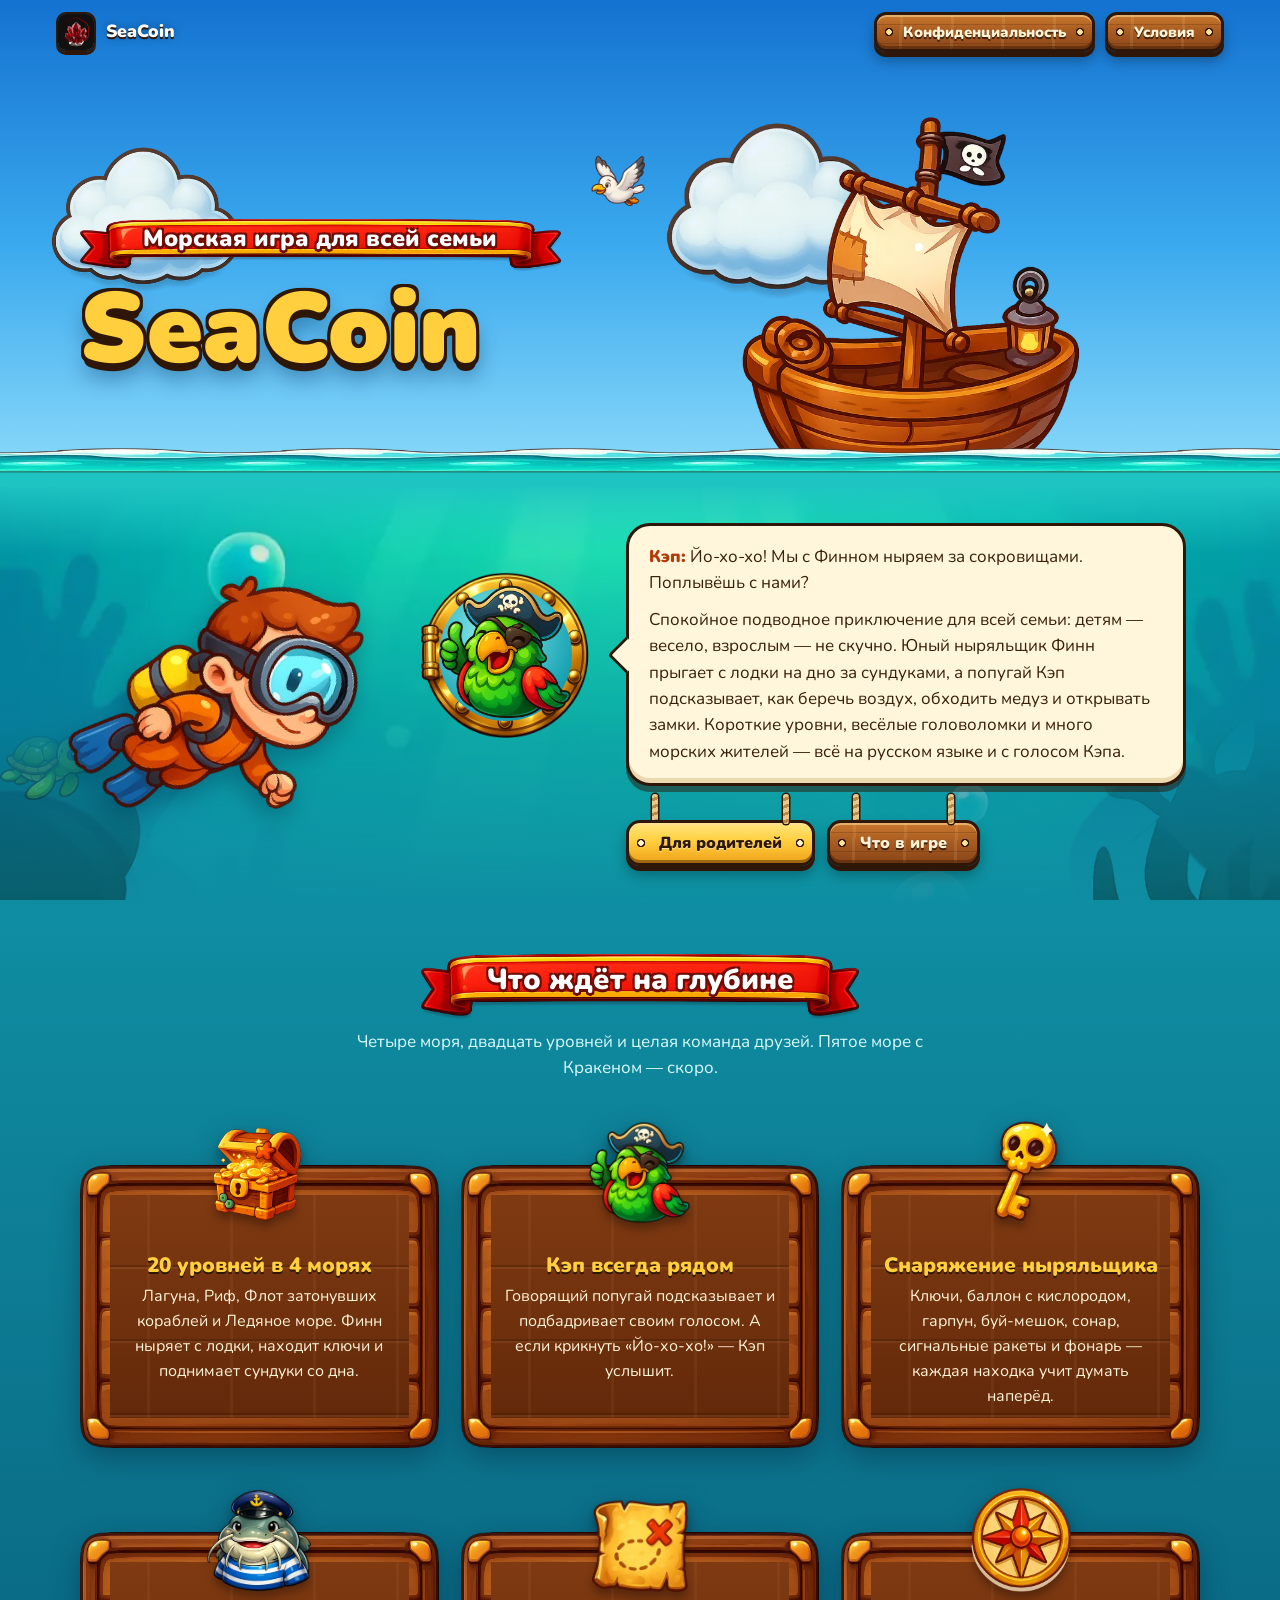
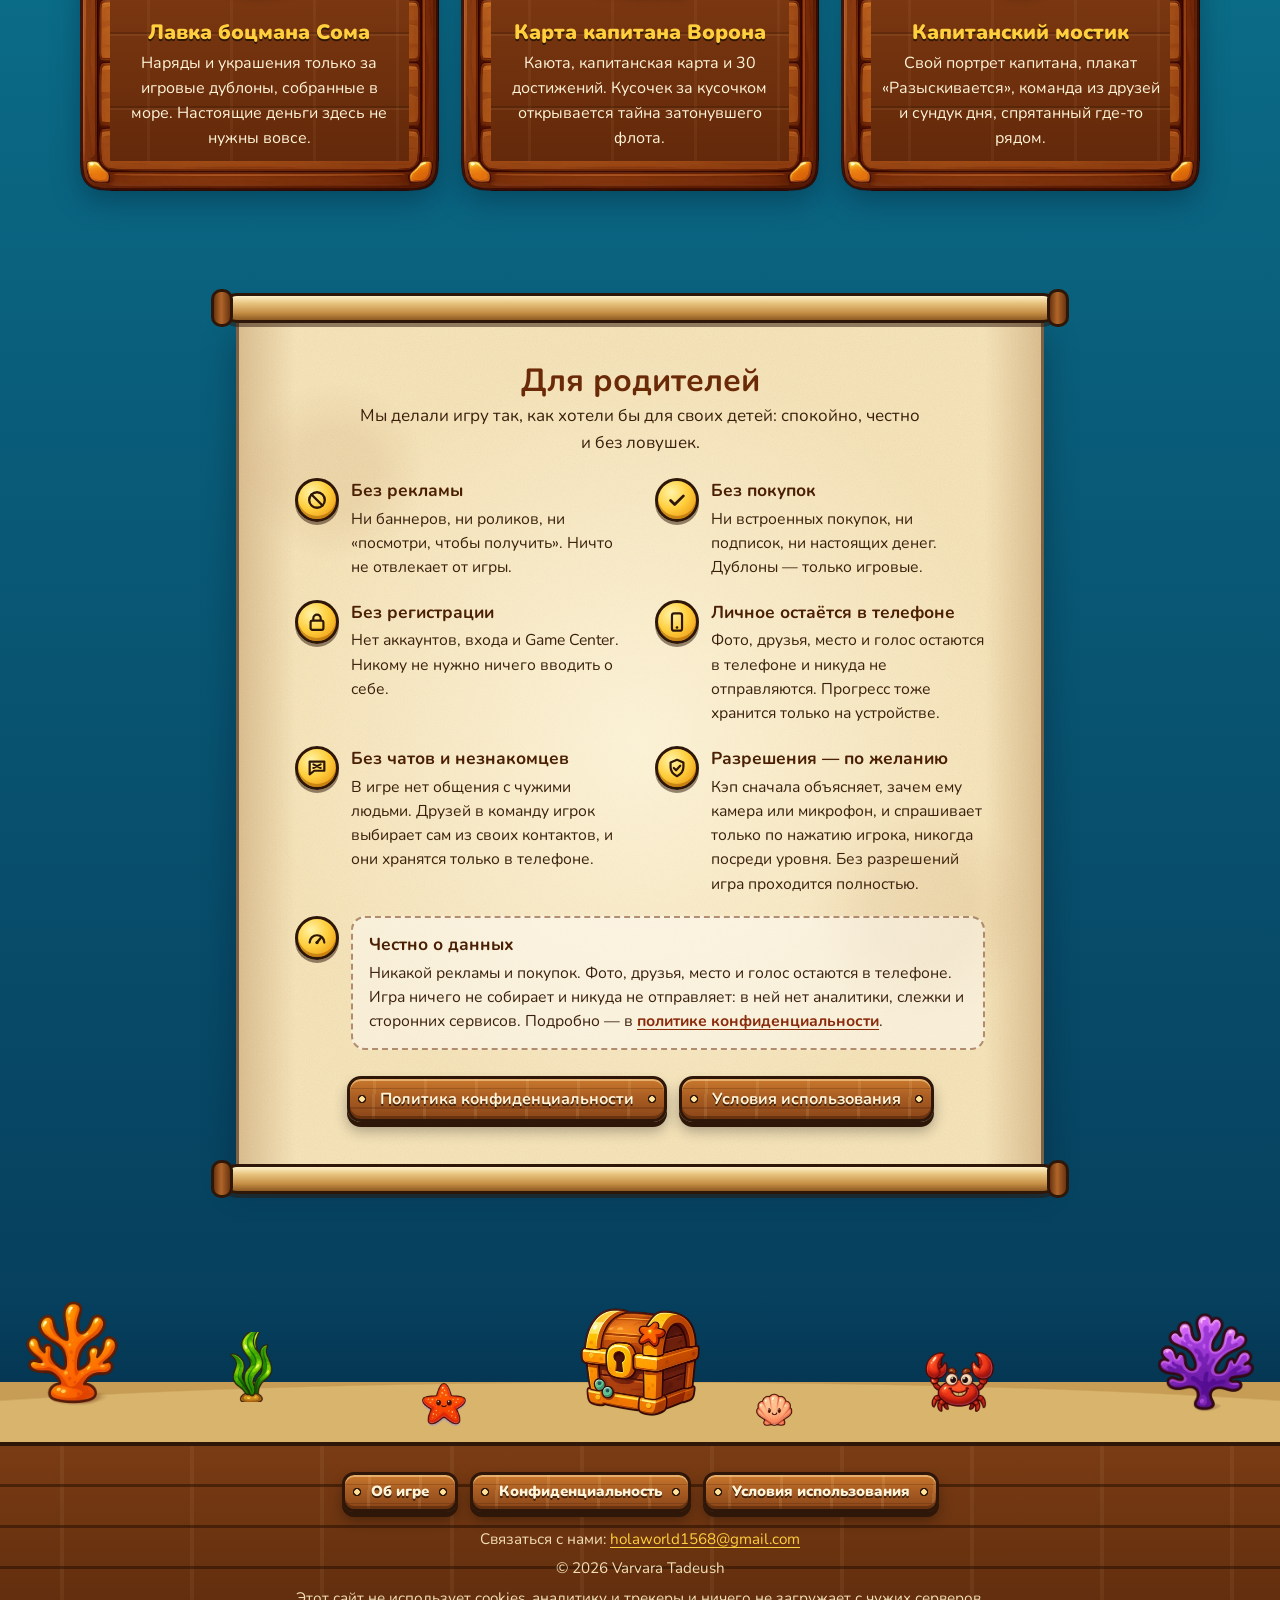
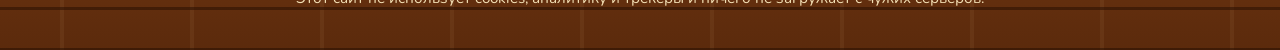
<file: index.html>
<!doctype html>
<html lang="ru" data-title="Морская игра для всей семьи">
<head>
<meta charset="utf-8">
<meta name="viewport" content="width=device-width, initial-scale=1, viewport-fit=cover">
<title>Морская игра для всей семьи — SeaCoin</title>
<meta name="description" content="Подводное приключение для всей семьи: ныряльщик Финн, попугай Кэп и сундуки на дне. Без рекламы и покупок.">
<meta name="theme-color" content="#0f8ea2">
<meta name="referrer" content="no-referrer">
<link rel="icon" type="image/png" href="assets/favicon.png">
<link rel="apple-touch-icon" href="assets/apple-touch-icon.png">
<link rel="preload" href="fonts/Nunito.woff" as="font" type="font/woff" crossorigin>
<link rel="stylesheet" href="styles.css">
<script src="config.js" defer></script>
<script src="site.js" defer></script>
</head>
<body class="home">
<a class="skip" href="#main">Перейти к содержимому</a>
<div class="sea" aria-hidden="true">
  <div class="sea__rays"></div>
  <div class="sea__side sea__side--l"></div>
  <div class="sea__side sea__side--r"></div>
  <img class="swimmer" src="assets/fish-wrasse.webp" alt="" width="70" height="66" style="top:38%;width:70px;--d:34s;--delay:-6s">
  <img class="swimmer swimmer--rtl" src="assets/fish-parrot.webp" alt="" width="64" height="59" style="top:62%;width:64px;--d:42s;--delay:-20s">
  <img class="swimmer" src="assets/turtle.webp" alt="" width="96" height="83" style="top:80%;width:96px;--d:60s;--delay:-38s">
  <div class="bubbles"><span style="--x:43%;--s:10px;--d:17s;--delay:-20s;--y:14%"></span><span style="--x:11%;--s:26px;--d:19s;--delay:-3s;--y:54%"></span><span style="--x:76%;--s:8px;--d:19s;--delay:-6s;--y:12%"></span><span style="--x:13%;--s:14px;--d:17s;--delay:-2s;--y:38%"></span><span style="--x:13%;--s:18px;--d:17s;--delay:-1s;--y:80%"></span><span style="--x:17%;--s:10px;--d:21s;--delay:-20s;--y:82%"></span><span style="--x:9%;--s:18px;--d:20s;--delay:-12s;--y:14%"></span><span style="--x:30%;--s:8px;--d:19s;--delay:-4s;--y:45%"></span><span style="--x:55%;--s:10px;--d:19s;--delay:-3s;--y:81%"></span><span style="--x:41%;--s:18px;--d:24s;--delay:-21s;--y:31%"></span><span style="--x:15%;--s:18px;--d:20s;--delay:-20s;--y:32%"></span><span style="--x:49%;--s:8px;--d:19s;--delay:-22s;--y:16%"></span><span style="--x:74%;--s:8px;--d:20s;--delay:-6s;--y:71%"></span><span style="--x:89%;--s:18px;--d:17s;--delay:-24s;--y:48%"></span><span style="--x:61%;--s:18px;--d:18s;--delay:-11s;--y:46%"></span><span style="--x:33%;--s:26px;--d:13s;--delay:-22s;--y:39%"></span><span style="--x:12%;--s:18px;--d:15s;--delay:-16s;--y:71%"></span><span style="--x:45%;--s:22px;--d:18s;--delay:-9s;--y:85%"></span></div>
</div>
<div class="page">
<header class="topbar">
  <a class="brand" href="index.html" aria-label="SeaCoin — На главную" data-brand>
    <img src="assets/app-icon.png" alt="" width="40" height="40">
    <span data-site="appName">SeaCoin</span>
  </a>
  <nav class="topnav" aria-label="Документы">
    <a class="sign sign--small" href="privacy.html">Конфиденциальность</a>
    <a class="sign sign--small" href="terms.html">Условия</a>
  </nav>
</header>
<main id="main">
<section class="hero" aria-labelledby="title">
  <div class="hero__sky">
    <img class="cloud cloud--a" src="assets/cloud.webp" alt="" width="150" height="149">
    <img class="cloud cloud--b" src="assets/cloud.webp" alt="" width="190" height="188">
    <img class="gull" src="assets/gull.webp" alt="" width="56" height="62">
    <p class="kicker"><span class="ribbon">Морская игра для всей семьи</span></p>
    <h1 class="title" id="title"><span data-site="appName">SeaCoin</span></h1>
    <div class="boat-wrap"><img class="boat" src="assets/boat.webp" alt="Деревянная лодка с пиратским флагом" width="340" height="377"></div>
  </div>
  <div class="waterline" aria-hidden="true"></div>
  <div class="hero__deep">
    <img class="finn" src="assets/finn.webp" alt="Ныряльщик Финн в маске и ластах плывёт вниз" width="210" height="238">
    <div class="pitch">
      <div class="porthole"><img src="assets/cap-happy.webp" alt="Попугай Кэп" width="140" height="144"></div>
      <div class="bubble-talk">
        <p><span class="who">Кэп:</span> Йо-хо-хо! Мы с Финном ныряем за сокровищами. Поплывёшь с нами?</p>
        <p>Спокойное подводное приключение для всей семьи: детям — весело, взрослым — не скучно. Юный ныряльщик Финн прыгает с лодки на дно за сундуками, а попугай Кэп подсказывает, как беречь воздух, обходить медуз и открывать замки. Короткие уровни, весёлые головоломки и много морских жителей — всё на русском языке и с голосом Кэпа.</p>
      </div>
    </div>
    <div class="cta">
      <span class="hanging"><a class="sign sign--gold" href="#parents">Для родителей</a></span>
      <span class="hanging"><a class="sign" href="#features">Что в игре</a></span>
    </div>
  </div>
</section>

<section class="section" id="features" aria-labelledby="features-title">
  <div class="wrap">
    <h2 class="section-head"><span class="ribbon" id="features-title">Что ждёт на глубине</span></h2>
    <p class="lede">Четыре моря, двадцать уровней и целая команда друзей. Пятое море с Кракеном — скоро.</p>
    <ul class="cards">
      <li class="card">
        <img class="card__art" src="assets/chest-open.webp" alt="Открытый сундук с золотыми дублонами" width="104" height="104">
        <h3>20 уровней в 4 морях</h3>
        <p>Лагуна, Риф, Флот затонувших кораблей и Ледяное море. Финн ныряет с лодки, находит ключи и поднимает сундуки со дна.</p>
      </li>
      <li class="card">
        <img class="card__art" src="assets/cap-happy.webp" alt="Попугай Кэп в пиратской шляпе показывает большой палец" width="104" height="104">
        <h3>Кэп всегда рядом</h3>
        <p>Говорящий попугай подсказывает и подбадривает своим голосом. А если крикнуть «Йо-хо-хо!» — Кэп услышит.</p>
      </li>
      <li class="card">
        <img class="card__art" src="assets/key.webp" alt="Золотой ключ с черепом" width="104" height="104">
        <h3>Снаряжение ныряльщика</h3>
        <p>Ключи, баллон с кислородом, гарпун, буй-мешок, сонар, сигнальные ракеты и фонарь — каждая находка учит думать наперёд.</p>
      </li>
      <li class="card">
        <img class="card__art" src="assets/som.webp" alt="Боцман Сом — усатый сом в бескозырке и тельняшке" width="104" height="104">
        <h3>Лавка боцмана Сома</h3>
        <p>Наряды и украшения только за игровые дублоны, собранные в море. Настоящие деньги здесь не нужны вовсе.</p>
      </li>
      <li class="card">
        <img class="card__art" src="assets/map-piece.webp" alt="Кусок старой карты с крестиком" width="104" height="104">
        <h3>Карта капитана Ворона</h3>
        <p>Каюта, капитанская карта и 30 достижений. Кусочек за кусочком открывается тайна затонувшего флота.</p>
      </li>
      <li class="card">
        <img class="card__art" src="assets/compass.webp" alt="Золотой компас" width="104" height="104">
        <h3>Капитанский мостик</h3>
        <p>Свой портрет капитана, плакат «Разыскивается», команда из друзей и сундук дня, спрятанный где-то рядом.</p>
      </li>
    </ul>
  </div>
</section>

<section class="section parents" id="parents" aria-labelledby="parents-title">
  <div class="scroll">
    <div class="scroll__roll scroll__roll--top" aria-hidden="true"></div>
    <div class="scroll__paper">
      <h2 id="parents-title">Для родителей</h2>
      <p class="sub">Мы делали игру так, как хотели бы для своих детей: спокойно, честно и без ловушек.</p>
      <ul class="promises">
        <li><span class="coin-mark"><svg viewBox="0 0 24 24" aria-hidden="true"><circle cx="12" cy="12" r="8.5" fill="none" stroke="currentColor" stroke-width="2.6"/><path d="M6 6l12 12" stroke="currentColor" stroke-width="2.6" stroke-linecap="round"/></svg></span><div><strong>Без рекламы</strong><p>Ни баннеров, ни роликов, ни «посмотри, чтобы получить». Ничто не отвлекает от игры.</p></div></li>
        <li><span class="coin-mark"><svg viewBox="0 0 24 24" aria-hidden="true"><path d="M5 12.5l4.5 4.5L19 7.5" fill="none" stroke="currentColor" stroke-width="3" stroke-linecap="round" stroke-linejoin="round"/></svg></span><div><strong>Без покупок</strong><p>Ни встроенных покупок, ни подписок, ни настоящих денег. Дублоны — только игровые.</p></div></li>
        <li><span class="coin-mark"><svg viewBox="0 0 24 24" aria-hidden="true"><rect x="5" y="10.5" width="14" height="10" rx="2" fill="none" stroke="currentColor" stroke-width="2.4"/><path d="M8 10.5V8a4 4 0 0 1 8 0v2.5" fill="none" stroke="currentColor" stroke-width="2.4"/></svg></span><div><strong>Без регистрации</strong><p>Нет аккаунтов, входа и Game Center. Никому не нужно ничего вводить о себе.</p></div></li>
        <li><span class="coin-mark"><svg viewBox="0 0 24 24" aria-hidden="true"><rect x="6.5" y="2.5" width="11" height="19" rx="2.5" fill="none" stroke="currentColor" stroke-width="2.4"/><circle cx="12" cy="18" r="1.4" fill="currentColor"/></svg></span><div><strong>Личное остаётся в телефоне</strong><p>Фото, друзья, место и голос остаются в телефоне и никуда не отправляются. Прогресс тоже хранится только на устройстве.</p></div></li>
        <li><span class="coin-mark"><svg viewBox="0 0 24 24" aria-hidden="true"><path d="M4 5h16v10H9l-5 4V5z" fill="none" stroke="currentColor" stroke-width="2.4" stroke-linejoin="round"/><path d="M8 8l8 4M16 8l-8 4" stroke="currentColor" stroke-width="2.2" stroke-linecap="round"/></svg></span><div><strong>Без чатов и незнакомцев</strong><p>В игре нет общения с чужими людьми. Друзей в команду игрок выбирает сам из своих контактов, и они хранятся только в телефоне.</p></div></li>
        <li><span class="coin-mark"><svg viewBox="0 0 24 24" aria-hidden="true"><path d="M12 3l7 3v5c0 4.5-3 8-7 10-4-2-7-5.5-7-10V6l7-3z" fill="none" stroke="currentColor" stroke-width="2.4" stroke-linejoin="round"/><path d="M8.5 12l2.5 2.5 4.5-5" fill="none" stroke="currentColor" stroke-width="2.4" stroke-linecap="round" stroke-linejoin="round"/></svg></span><div><strong>Разрешения — по желанию</strong><p>Кэп сначала объясняет, зачем ему камера или микрофон, и спрашивает только по нажатию игрока, никогда посреди уровня. Без разрешений игра проходится полностью.</p></div></li>
        <li class="honest"><span class="coin-mark"><svg viewBox="0 0 24 24" aria-hidden="true"><path d="M4 17a8 8 0 1 1 16 0" fill="none" stroke="currentColor" stroke-width="2.4" stroke-linecap="round"/><path d="M12 17l4-5" stroke="currentColor" stroke-width="2.6" stroke-linecap="round"/><circle cx="12" cy="17" r="1.8" fill="currentColor"/></svg></span><div class="honest-box"><strong>Честно о данных</strong><p>Никакой рекламы и покупок. Фото, друзья, место и голос остаются в телефоне. Игра ничего не собирает и никуда не отправляет: в ней нет аналитики, слежки и сторонних сервисов. Подробно — в <a href="privacy.html#never">политике конфиденциальности</a>.</p></div></li>
      </ul>
      <div class="cta">
        <a class="sign" href="privacy.html">Политика конфиденциальности</a>
        <a class="sign" href="terms.html">Условия использования</a>
      </div>
    </div>
    <div class="scroll__roll scroll__roll--bottom" aria-hidden="true"></div>
  </div>
</section>

<div class="seabed" aria-hidden="true">
  <img class="s-coral1" src="assets/coral-orange.webp" alt="">
  <img class="s-weed bob" src="assets/weed.webp" alt="">
  <img class="s-star" src="assets/starfish.webp" alt="">
  <img class="s-chest" src="assets/chest-closed.webp" alt="">
  <img class="s-shell" src="assets/shell.webp" alt="">
  <img class="s-crab" src="assets/crab.webp" alt="">
  <img class="s-coral3" src="assets/coral-purple.webp" alt="">
</div>
</main>
<footer class="footer">
  <nav aria-label="Ссылки сайта">
    <ul>
      <li><a class="sign sign--small" href="index.html" aria-current="page">Об игре</a></li>
      <li><a class="sign sign--small" href="privacy.html">Конфиденциальность</a></li>
      <li><a class="sign sign--small" href="terms.html">Условия использования</a></li>
    </ul>
  </nav>
  <p>Связаться с нами: <a data-site-mail><span data-site="email">holaworld1568@gmail.com</span></a></p>
  <p>© <span data-site="year">2026</span> <span data-site="copyright">Varvara Tadeush</span></p>
  <p>Этот сайт не использует cookies, аналитику и трекеры и ничего не загружает с чужих серверов.</p>
</footer>
</div>
</body>
</html>
</file>
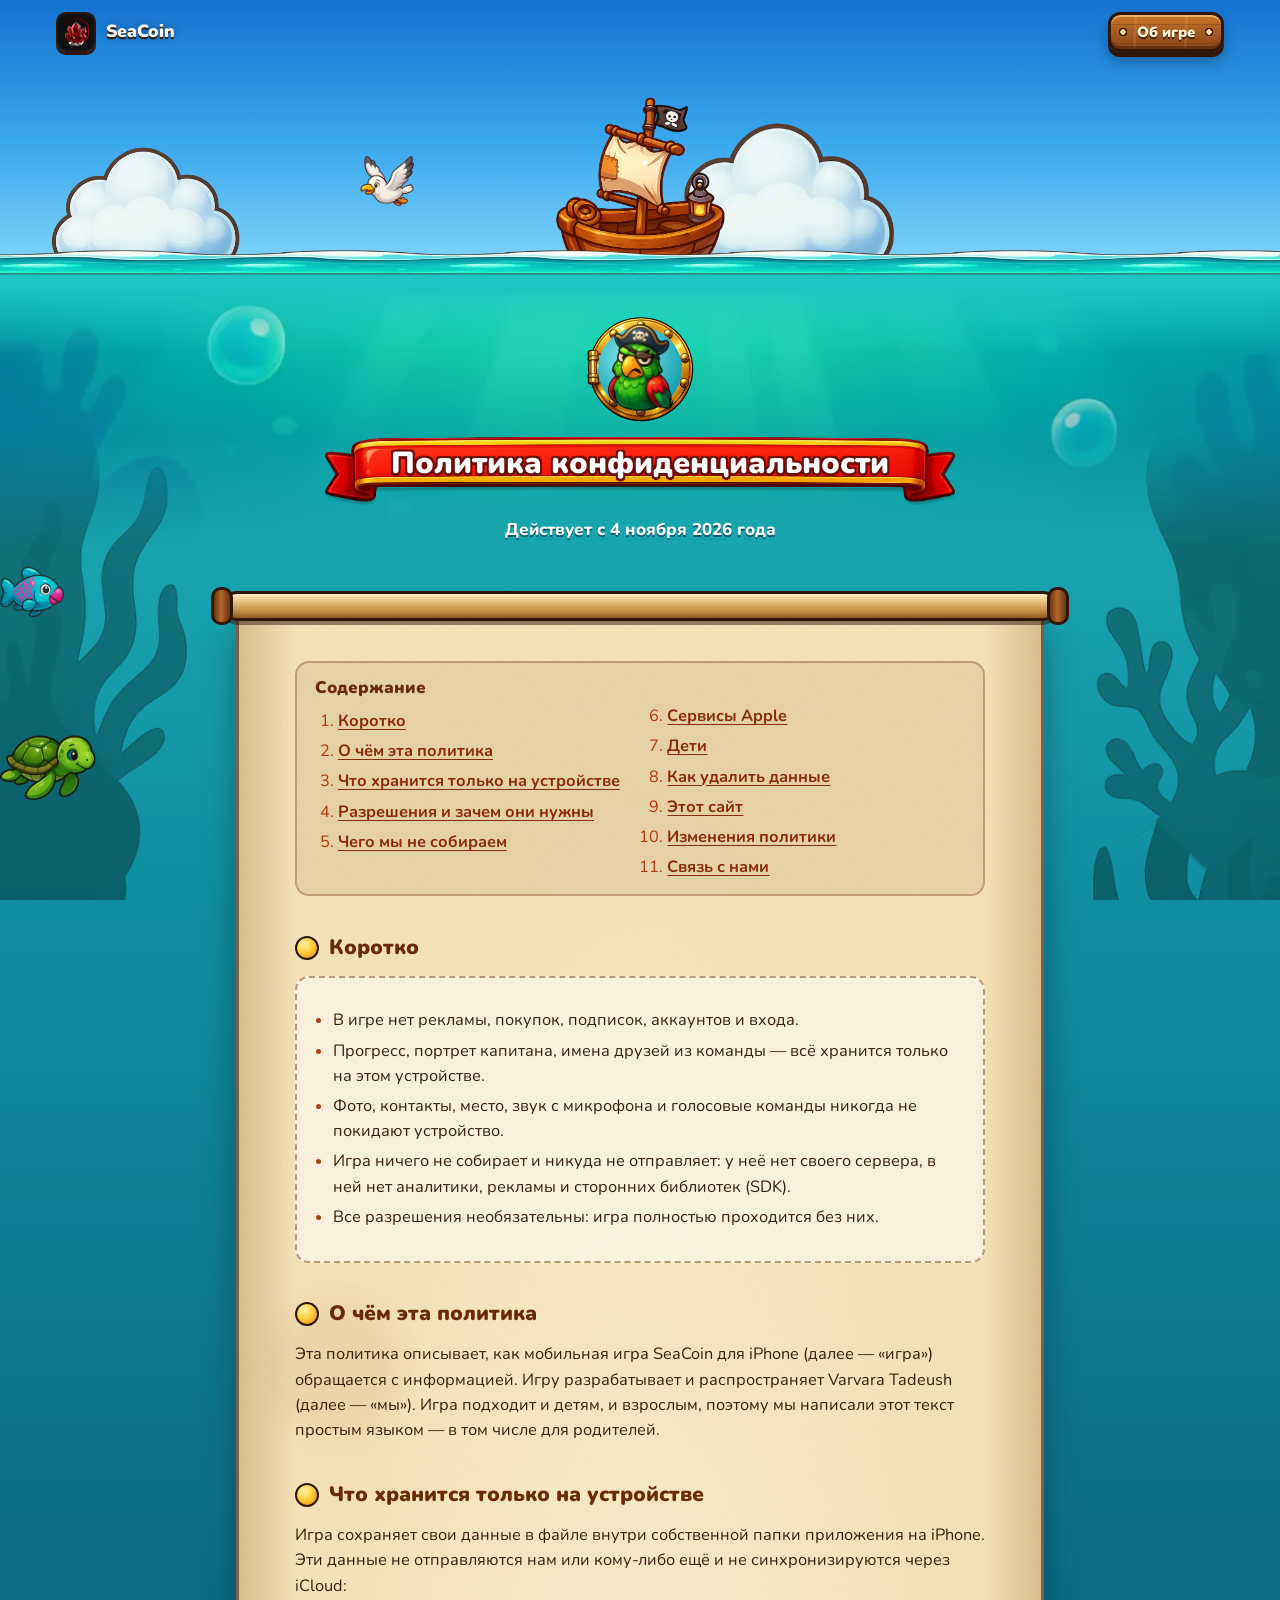
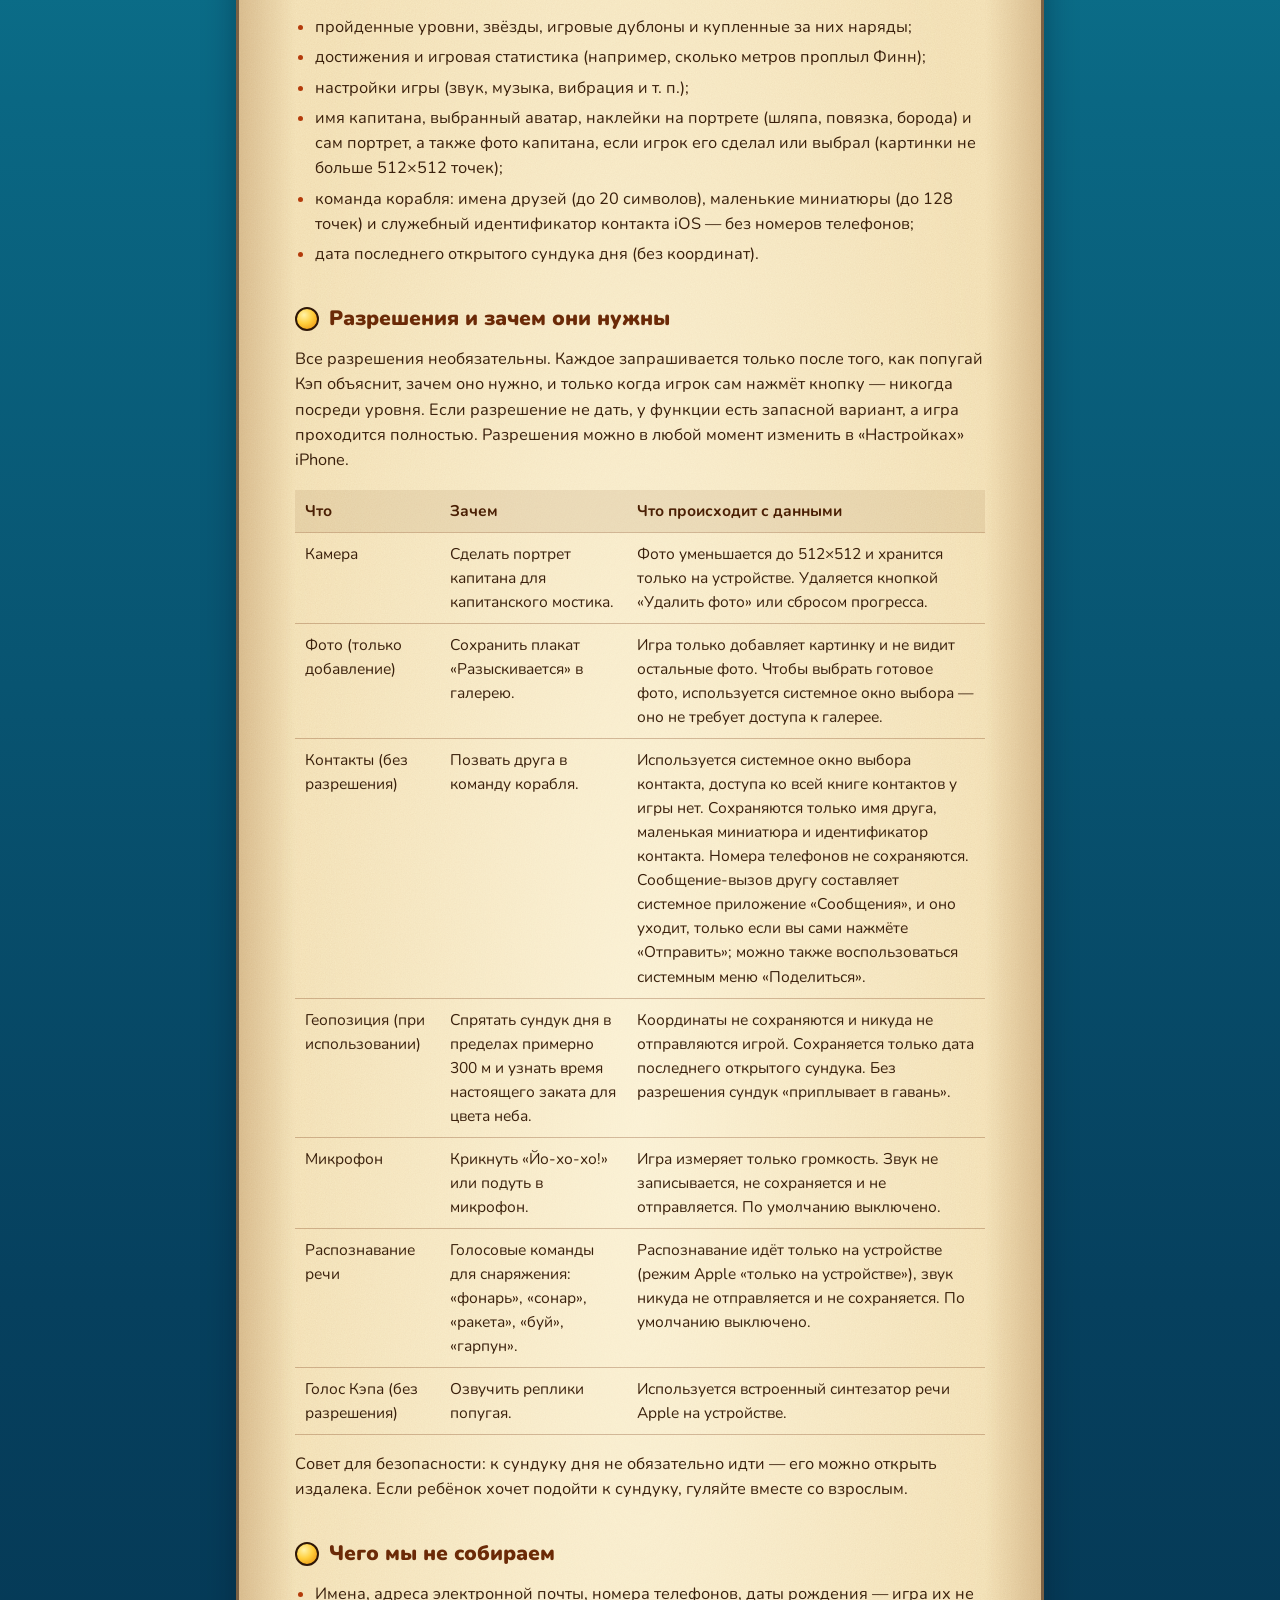
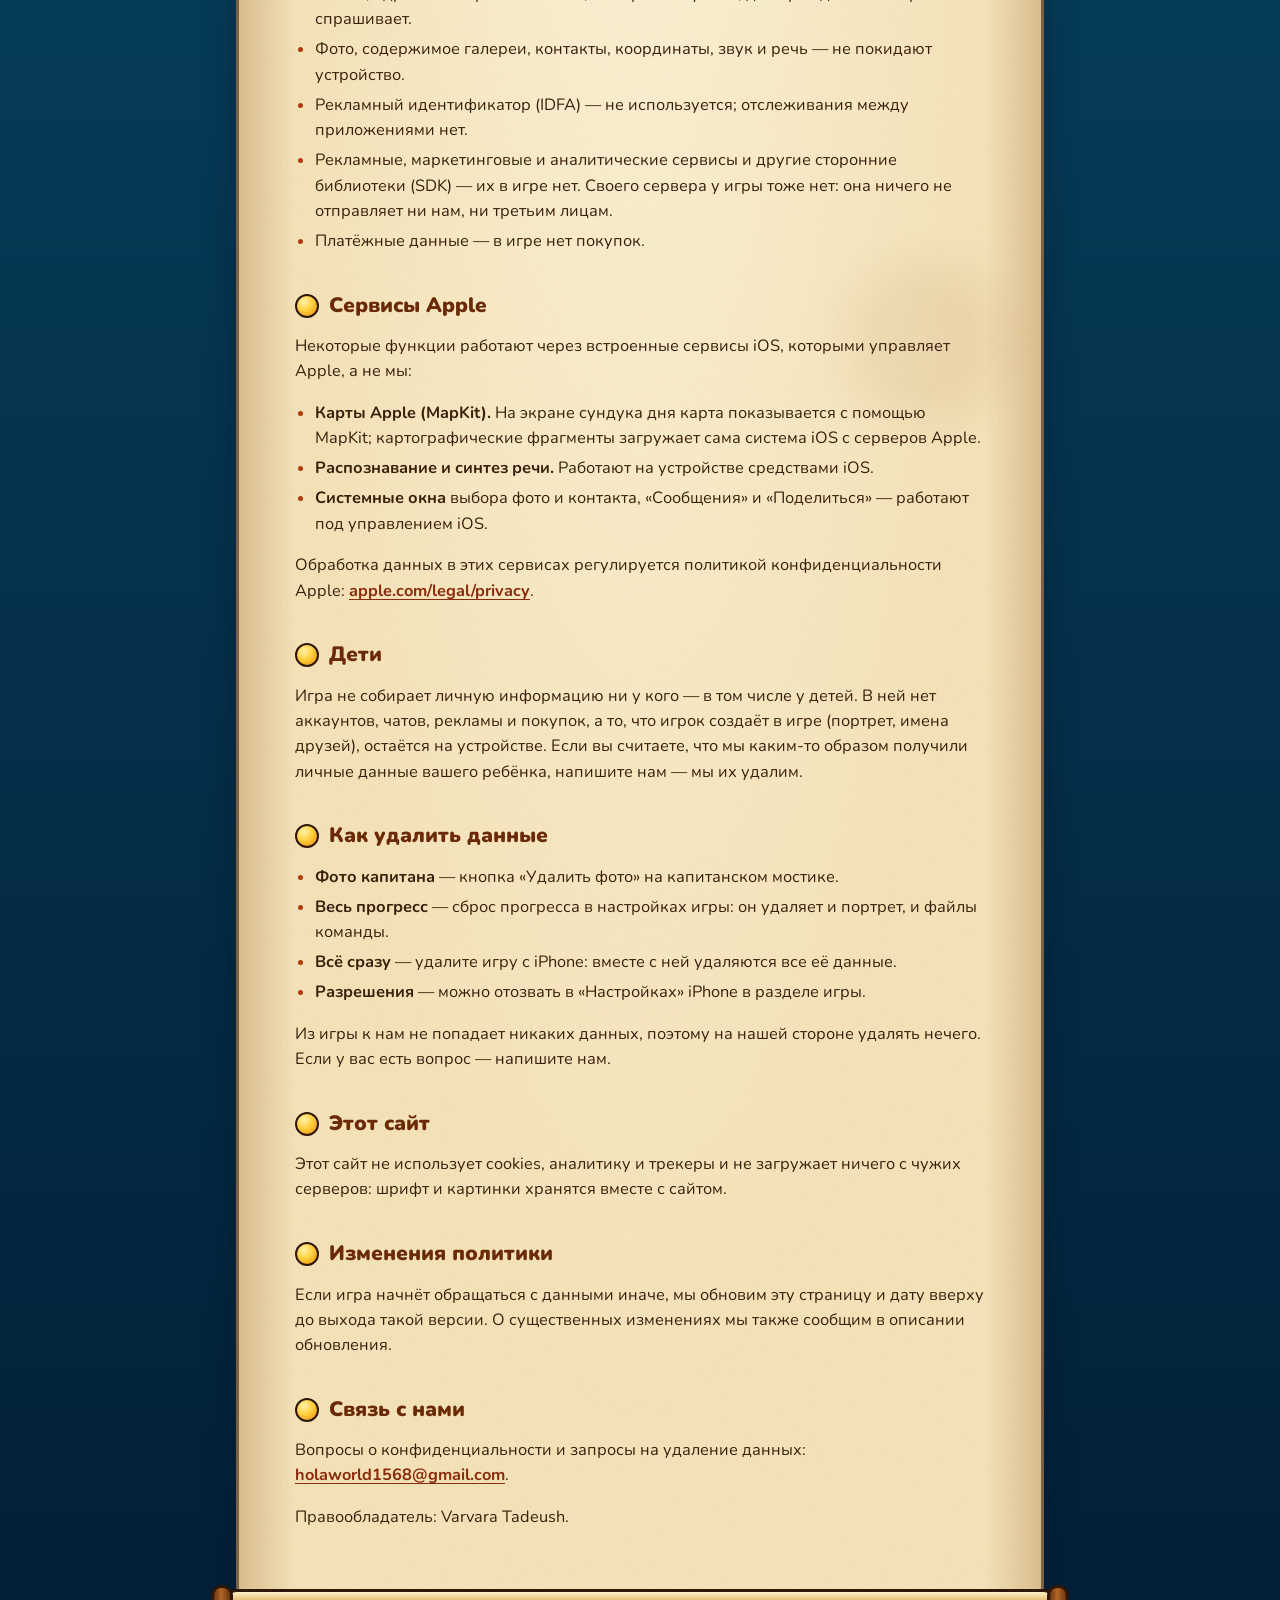
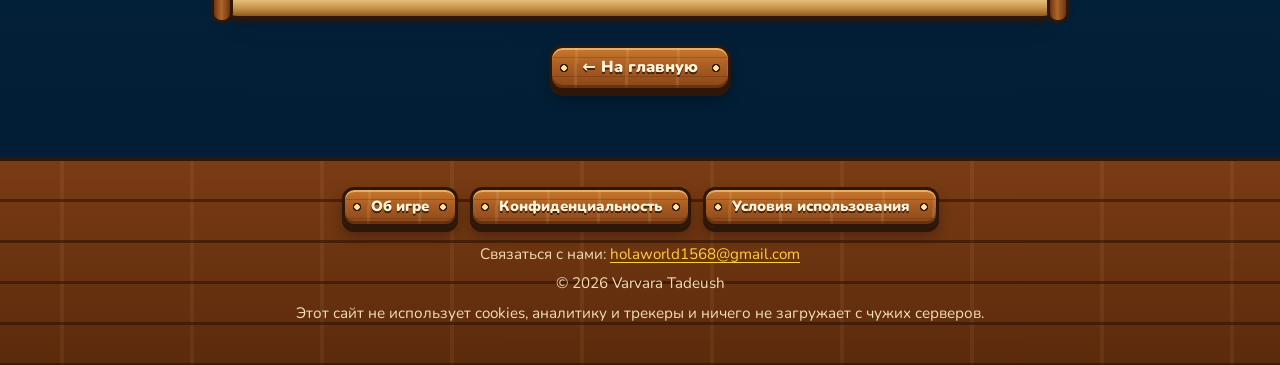
<file: privacy.html>
<!doctype html>
<html lang="ru" data-title="Политика конфиденциальности">
<head>
<meta charset="utf-8">
<meta name="viewport" content="width=device-width, initial-scale=1, viewport-fit=cover">
<title>Политика конфиденциальности — SeaCoin</title>
<meta name="description" content="Какие данные игра хранит на устройстве, какие разрешения просит и зачем.">
<meta name="theme-color" content="#0f8ea2">
<meta name="referrer" content="no-referrer">
<link rel="icon" type="image/png" href="assets/favicon.png">
<link rel="apple-touch-icon" href="assets/apple-touch-icon.png">
<link rel="preload" href="fonts/Nunito.woff" as="font" type="font/woff" crossorigin>
<link rel="stylesheet" href="styles.css">
<script src="config.js" defer></script>
<script src="site.js" defer></script>
</head>
<body class="legal-page">
<a class="skip" href="#main">Перейти к содержимому</a>
<div class="sea" aria-hidden="true">
  <div class="sea__rays"></div>
  <div class="sea__side sea__side--l"></div>
  <div class="sea__side sea__side--r"></div>
  <img class="swimmer" src="assets/fish-wrasse.webp" alt="" width="70" height="66" style="top:38%;width:70px;--d:34s;--delay:-6s">
  <img class="swimmer swimmer--rtl" src="assets/fish-parrot.webp" alt="" width="64" height="59" style="top:62%;width:64px;--d:42s;--delay:-20s">
  <img class="swimmer" src="assets/turtle.webp" alt="" width="96" height="83" style="top:80%;width:96px;--d:60s;--delay:-38s">
  <div class="bubbles"><span style="--x:43%;--s:10px;--d:17s;--delay:-20s;--y:14%"></span><span style="--x:11%;--s:26px;--d:19s;--delay:-3s;--y:54%"></span><span style="--x:76%;--s:8px;--d:19s;--delay:-6s;--y:12%"></span><span style="--x:13%;--s:14px;--d:17s;--delay:-2s;--y:38%"></span><span style="--x:13%;--s:18px;--d:17s;--delay:-1s;--y:80%"></span><span style="--x:17%;--s:10px;--d:21s;--delay:-20s;--y:82%"></span><span style="--x:9%;--s:18px;--d:20s;--delay:-12s;--y:14%"></span><span style="--x:30%;--s:8px;--d:19s;--delay:-4s;--y:45%"></span><span style="--x:55%;--s:10px;--d:19s;--delay:-3s;--y:81%"></span><span style="--x:41%;--s:18px;--d:24s;--delay:-21s;--y:31%"></span><span style="--x:15%;--s:18px;--d:20s;--delay:-20s;--y:32%"></span><span style="--x:49%;--s:8px;--d:19s;--delay:-22s;--y:16%"></span><span style="--x:74%;--s:8px;--d:20s;--delay:-6s;--y:71%"></span><span style="--x:89%;--s:18px;--d:17s;--delay:-24s;--y:48%"></span><span style="--x:61%;--s:18px;--d:18s;--delay:-11s;--y:46%"></span><span style="--x:33%;--s:26px;--d:13s;--delay:-22s;--y:39%"></span><span style="--x:12%;--s:18px;--d:15s;--delay:-16s;--y:71%"></span><span style="--x:45%;--s:22px;--d:18s;--delay:-9s;--y:85%"></span></div>
</div>
<div class="page">
<header class="topbar">
  <a class="brand" href="index.html" aria-label="SeaCoin — На главную" data-brand>
    <img src="assets/app-icon.png" alt="" width="40" height="40">
    <span data-site="appName">SeaCoin</span>
  </a>
  <a class="sign sign--small" href="index.html">Об игре</a>
</header>
<main id="main">
<section class="legal-hero">
  <div class="hero__sky">
    <img class="cloud cloud--a" src="assets/cloud.webp" alt="" width="150" height="149">
    <img class="cloud cloud--b" src="assets/cloud.webp" alt="" width="190" height="188">
    <img class="gull" src="assets/gull.webp" alt="" width="56" height="62">
    
    <div class="boat-wrap"><img class="boat" src="assets/boat.webp" alt="" width="340" height="377"></div>
  </div>
  <div class="waterline" aria-hidden="true"></div>
  <div class="hero__deep">
    <div class="legal-head">
      <div class="porthole"><img src="assets/cap-neutral.webp" alt="" width="100" height="137"></div>
      <h1><span class="ribbon">Политика конфиденциальности</span></h1>
      <p class="effective">Действует с 4 ноября 2026 года</p>
    </div>
  </div>
</section>
<div class="legal">
  <div class="scroll">
    <div class="scroll__roll scroll__roll--top" aria-hidden="true"></div>
    <article class="scroll__paper">
      <nav class="toc" aria-labelledby="toc-title">
        <h2 id="toc-title">Содержание</h2>
        <ol>
          <li><a href="#short">Коротко</a></li>
          <li><a href="#scope">О чём эта политика</a></li>
          <li><a href="#device">Что хранится только на устройстве</a></li>
          <li><a href="#permissions">Разрешения и зачем они нужны</a></li>
          <li><a href="#never">Чего мы не собираем</a></li>
          <li><a href="#apple">Сервисы Apple</a></li>
          <li><a href="#children">Дети</a></li>
          <li><a href="#delete">Как удалить данные</a></li>
          <li><a href="#website">Этот сайт</a></li>
          <li><a href="#changes">Изменения политики</a></li>
          <li><a href="#contact">Связь с нами</a></li>
        </ol>
      </nav>
      <h2 id="short">Коротко</h2>
      <div class="note">
        <ul>
          <li>В игре нет рекламы, покупок, подписок, аккаунтов и входа.</li>
          <li>Прогресс, портрет капитана, имена друзей из команды — всё хранится только на этом устройстве.</li>
          <li>Фото, контакты, место, звук с микрофона и голосовые команды никогда не покидают устройство.</li>
          <li>Игра ничего не собирает и никуда не отправляет: у неё нет своего сервера, в ней нет аналитики, рекламы и сторонних библиотек (SDK).</li>
          <li>Все разрешения необязательны: игра полностью проходится без них.</li>
        </ul>
      </div>

      <h2 id="scope">О чём эта политика</h2>
      <p>Эта политика описывает, как мобильная игра <span data-site="appName">SeaCoin</span> для iPhone (далее — «игра») обращается с информацией. Игру разрабатывает и распространяет <span data-site="copyright">Varvara Tadeush</span> (далее — «мы»). Игра подходит и детям, и взрослым, поэтому мы написали этот текст простым языком — в том числе для родителей.</p>

      <h2 id="device">Что хранится только на устройстве</h2>
      <p>Игра сохраняет свои данные в файле внутри собственной папки приложения на iPhone. Эти данные не отправляются нам или кому-либо ещё и не синхронизируются через iCloud:</p>
      <ul>
        <li>пройденные уровни, звёзды, игровые дублоны и купленные за них наряды;</li>
        <li>достижения и игровая статистика (например, сколько метров проплыл Финн);</li>
        <li>настройки игры (звук, музыка, вибрация и т. п.);</li>
        <li>имя капитана, выбранный аватар, наклейки на портрете (шляпа, повязка, борода) и сам портрет, а также фото капитана, если игрок его сделал или выбрал (картинки не больше 512×512 точек);</li>
        <li>команда корабля: имена друзей (до 20 символов), маленькие миниатюры (до 128 точек) и служебный идентификатор контакта iOS — без номеров телефонов;</li>
        <li>дата последнего открытого сундука дня (без координат).</li>
      </ul>

      <h2 id="permissions">Разрешения и зачем они нужны</h2>
      <p>Все разрешения необязательны. Каждое запрашивается только после того, как попугай Кэп объяснит, зачем оно нужно, и только когда игрок сам нажмёт кнопку — никогда посреди уровня. Если разрешение не дать, у функции есть запасной вариант, а игра проходится полностью. Разрешения можно в любой момент изменить в «Настройках» iPhone.</p>
      <table class="perm">
        <thead><tr><th scope="col">Что</th><th scope="col">Зачем</th><th scope="col">Что происходит с данными</th></tr></thead>
        <tbody>
          <tr><td>Камера</td><td>Сделать портрет капитана для капитанского мостика.</td><td>Фото уменьшается до 512×512 и хранится только на устройстве. Удаляется кнопкой «Удалить фото» или сбросом прогресса.</td></tr>
          <tr><td>Фото (только добавление)</td><td>Сохранить плакат «Разыскивается» в галерею.</td><td>Игра только добавляет картинку и не видит остальные фото. Чтобы выбрать готовое фото, используется системное окно выбора — оно не требует доступа к галерее.</td></tr>
          <tr><td>Контакты (без разрешения)</td><td>Позвать друга в команду корабля.</td><td>Используется системное окно выбора контакта, доступа ко всей книге контактов у игры нет. Сохраняются только имя друга, маленькая миниатюра и идентификатор контакта. Номера телефонов не сохраняются. Сообщение-вызов другу составляет системное приложение «Сообщения», и оно уходит, только если вы сами нажмёте «Отправить»; можно также воспользоваться системным меню «Поделиться».</td></tr>
          <tr><td>Геопозиция (при использовании)</td><td>Спрятать сундук дня в пределах примерно 300 м и узнать время настоящего заката для цвета неба.</td><td>Координаты не сохраняются и никуда не отправляются игрой. Сохраняется только дата последнего открытого сундука. Без разрешения сундук «приплывает в гавань».</td></tr>
          <tr><td>Микрофон</td><td>Крикнуть «Йо-хо-хо!» или подуть в микрофон.</td><td>Игра измеряет только громкость. Звук не записывается, не сохраняется и не отправляется. По умолчанию выключено.</td></tr>
          <tr><td>Распознавание речи</td><td>Голосовые команды для снаряжения: «фонарь», «сонар», «ракета», «буй», «гарпун».</td><td>Распознавание идёт только на устройстве (режим Apple «только на устройстве»), звук никуда не отправляется и не сохраняется. По умолчанию выключено.</td></tr>
          <tr><td>Голос Кэпа (без разрешения)</td><td>Озвучить реплики попугая.</td><td>Используется встроенный синтезатор речи Apple на устройстве.</td></tr>
        </tbody>
      </table>
      <p>Совет для безопасности: к сундуку дня не обязательно идти — его можно открыть издалека. Если ребёнок хочет подойти к сундуку, гуляйте вместе со взрослым.</p>

      <h2 id="never">Чего мы не собираем</h2>
      <ul>
        <li>Имена, адреса электронной почты, номера телефонов, даты рождения — игра их не спрашивает.</li>
        <li>Фото, содержимое галереи, контакты, координаты, звук и речь — не покидают устройство.</li>
        <li>Рекламный идентификатор (IDFA) — не используется; отслеживания между приложениями нет.</li>
        <li>Рекламные, маркетинговые и аналитические сервисы и другие сторонние библиотеки (SDK) — их в игре нет. Своего сервера у игры тоже нет: она ничего не отправляет ни нам, ни третьим лицам.</li>
        <li>Платёжные данные — в игре нет покупок.</li>
      </ul>

      <h2 id="apple">Сервисы Apple</h2>
      <p>Некоторые функции работают через встроенные сервисы iOS, которыми управляет Apple, а не мы:</p>
      <ul>
        <li><strong>Карты Apple (MapKit).</strong> На экране сундука дня карта показывается с помощью MapKit; картографические фрагменты загружает сама система iOS с серверов Apple.</li>
        <li><strong>Распознавание и синтез речи.</strong> Работают на устройстве средствами iOS.</li>
        <li><strong>Системные окна</strong> выбора фото и контакта, «Сообщения» и «Поделиться» — работают под управлением iOS.</li>
      </ul>
      <p>Обработка данных в этих сервисах регулируется политикой конфиденциальности Apple: <a href="https://www.apple.com/legal/privacy/" rel="noopener noreferrer">apple.com/legal/privacy</a>.</p>

      <h2 id="children">Дети</h2>
      <p>Игра не собирает личную информацию ни у кого — в том числе у детей. В ней нет аккаунтов, чатов, рекламы и покупок, а то, что игрок создаёт в игре (портрет, имена друзей), остаётся на устройстве. Если вы считаете, что мы каким-то образом получили личные данные вашего ребёнка, напишите нам — мы их удалим.</p>

      <h2 id="delete">Как удалить данные</h2>
      <ul>
        <li><strong>Фото капитана</strong> — кнопка «Удалить фото» на капитанском мостике.</li>
        <li><strong>Весь прогресс</strong> — сброс прогресса в настройках игры: он удаляет и портрет, и файлы команды.</li>
        <li><strong>Всё сразу</strong> — удалите игру с iPhone: вместе с ней удаляются все её данные.</li>
        <li><strong>Разрешения</strong> — можно отозвать в «Настройках» iPhone в разделе игры.</li>
      </ul>
      <p>Из игры к нам не попадает никаких данных, поэтому на нашей стороне удалять нечего. Если у вас есть вопрос — напишите нам.</p>

      <h2 id="website">Этот сайт</h2>
      <p>Этот сайт не использует cookies, аналитику и трекеры и не загружает ничего с чужих серверов: шрифт и картинки хранятся вместе с сайтом.</p>

      <h2 id="changes">Изменения политики</h2>
      <p>Если игра начнёт обращаться с данными иначе, мы обновим эту страницу и дату вверху до выхода такой версии. О существенных изменениях мы также сообщим в описании обновления.</p>

      <h2 id="contact">Связь с нами</h2>
      <p>Вопросы о конфиденциальности и запросы на удаление данных: <a data-site-mail><span data-site="email">holaworld1568@gmail.com</span></a>.</p>
      <p>Правообладатель: <span data-site="copyright">Varvara Tadeush</span>.</p>
    </article>
    <div class="scroll__roll scroll__roll--bottom" aria-hidden="true"></div>
  </div>
  <p class="back"><a class="sign" href="index.html">← На главную</a></p>
</div>
</main>
<footer class="footer">
  <nav aria-label="Ссылки сайта">
    <ul>
      <li><a class="sign sign--small" href="index.html">Об игре</a></li>
      <li><a class="sign sign--small" href="privacy.html" aria-current="page">Конфиденциальность</a></li>
      <li><a class="sign sign--small" href="terms.html">Условия использования</a></li>
    </ul>
  </nav>
  <p>Связаться с нами: <a data-site-mail><span data-site="email">holaworld1568@gmail.com</span></a></p>
  <p>© <span data-site="year">2026</span> <span data-site="copyright">Varvara Tadeush</span></p>
  <p>Этот сайт не использует cookies, аналитику и трекеры и ничего не загружает с чужих серверов.</p>
</footer>
</div>
</body>
</html>
</file>
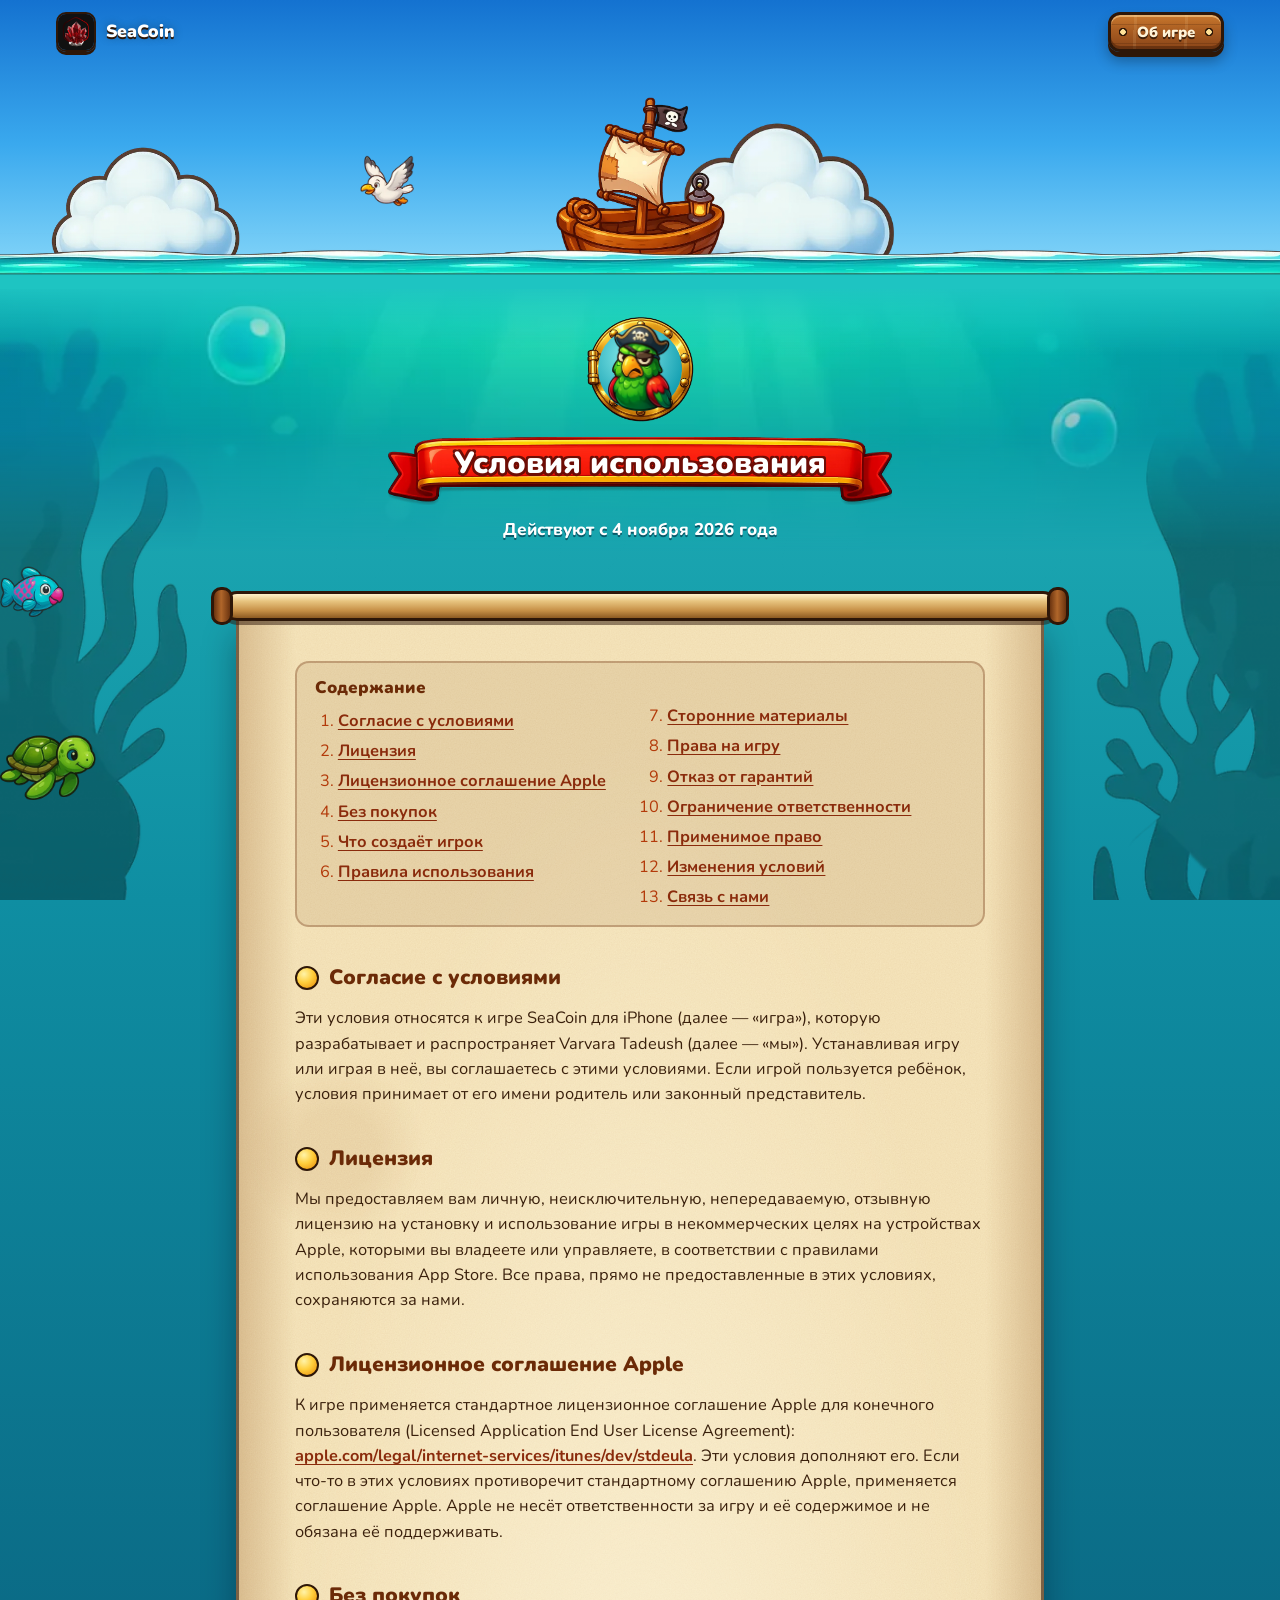
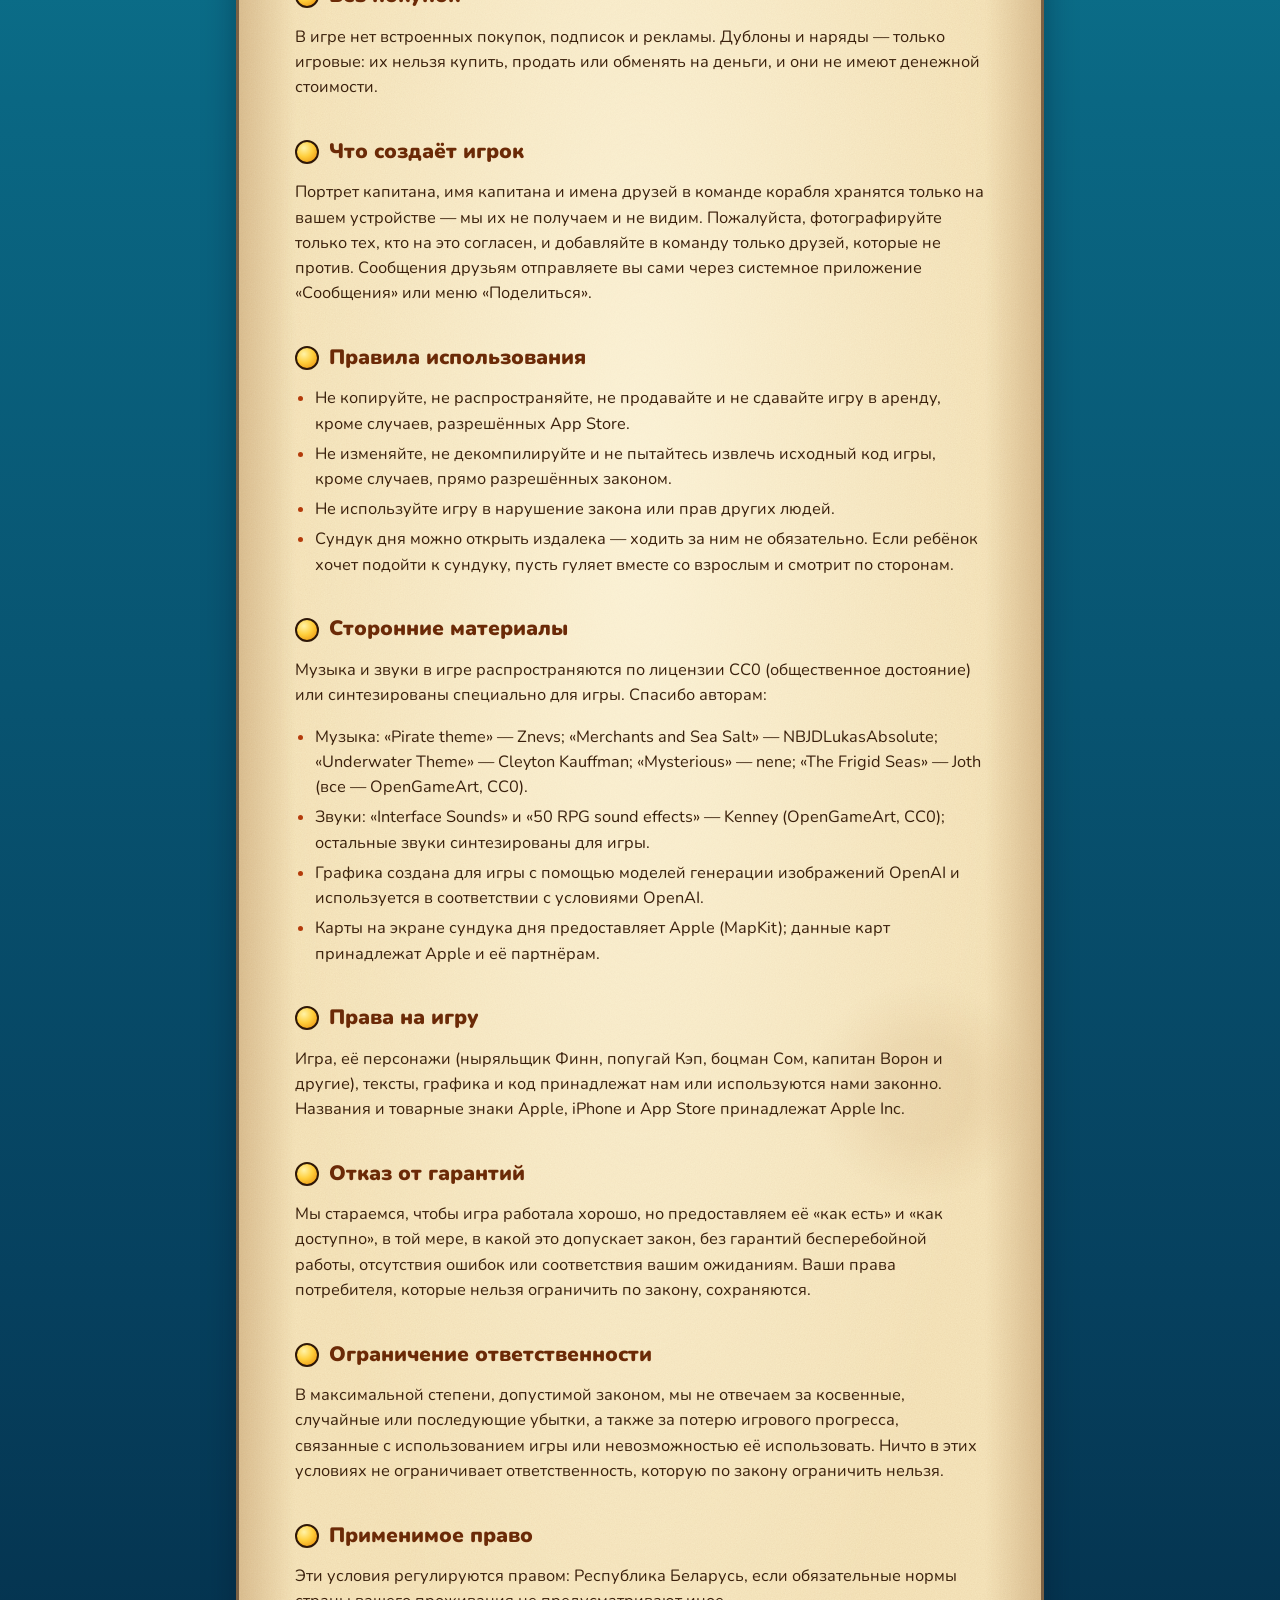
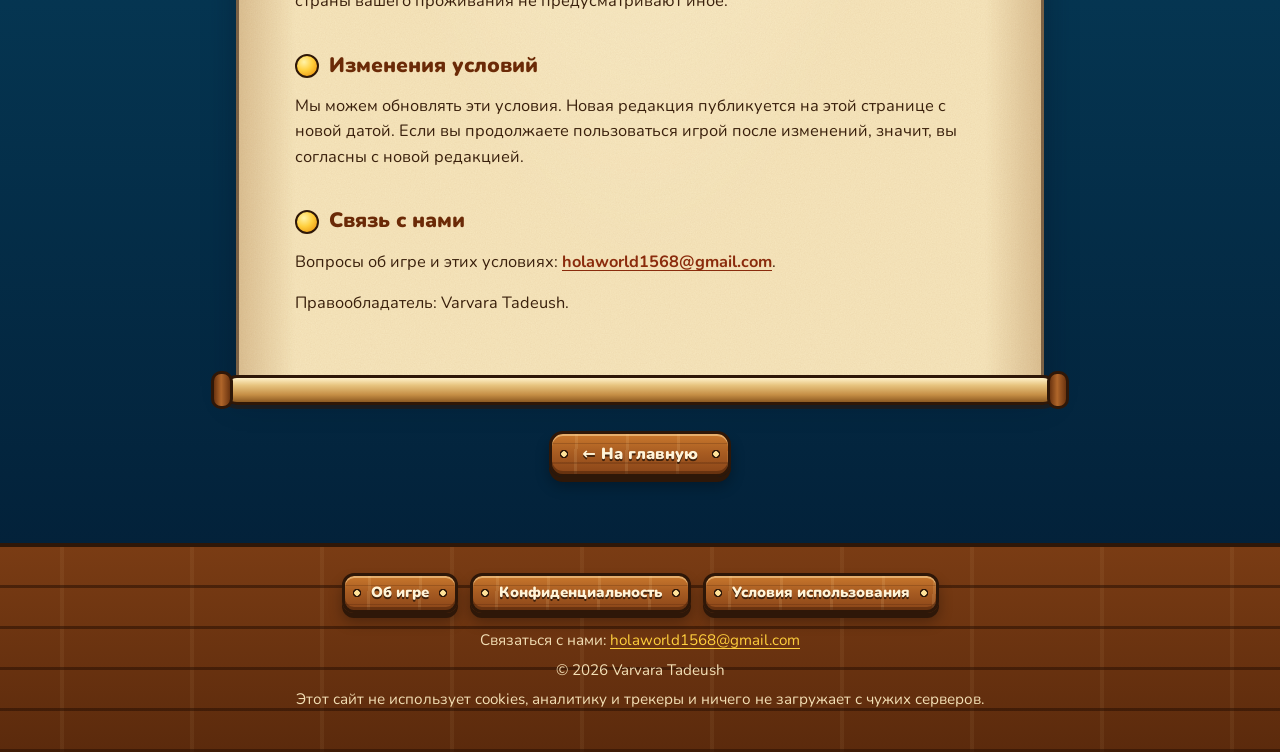
<file: terms.html>
<!doctype html>
<html lang="ru" data-title="Условия использования">
<head>
<meta charset="utf-8">
<meta name="viewport" content="width=device-width, initial-scale=1, viewport-fit=cover">
<title>Условия использования — SeaCoin</title>
<meta name="description" content="Условия использования игры.">
<meta name="theme-color" content="#0f8ea2">
<meta name="referrer" content="no-referrer">
<link rel="icon" type="image/png" href="assets/favicon.png">
<link rel="apple-touch-icon" href="assets/apple-touch-icon.png">
<link rel="preload" href="fonts/Nunito.woff" as="font" type="font/woff" crossorigin>
<link rel="stylesheet" href="styles.css">
<script src="config.js" defer></script>
<script src="site.js" defer></script>
</head>
<body class="legal-page">
<a class="skip" href="#main">Перейти к содержимому</a>
<div class="sea" aria-hidden="true">
  <div class="sea__rays"></div>
  <div class="sea__side sea__side--l"></div>
  <div class="sea__side sea__side--r"></div>
  <img class="swimmer" src="assets/fish-wrasse.webp" alt="" width="70" height="66" style="top:38%;width:70px;--d:34s;--delay:-6s">
  <img class="swimmer swimmer--rtl" src="assets/fish-parrot.webp" alt="" width="64" height="59" style="top:62%;width:64px;--d:42s;--delay:-20s">
  <img class="swimmer" src="assets/turtle.webp" alt="" width="96" height="83" style="top:80%;width:96px;--d:60s;--delay:-38s">
  <div class="bubbles"><span style="--x:43%;--s:10px;--d:17s;--delay:-20s;--y:14%"></span><span style="--x:11%;--s:26px;--d:19s;--delay:-3s;--y:54%"></span><span style="--x:76%;--s:8px;--d:19s;--delay:-6s;--y:12%"></span><span style="--x:13%;--s:14px;--d:17s;--delay:-2s;--y:38%"></span><span style="--x:13%;--s:18px;--d:17s;--delay:-1s;--y:80%"></span><span style="--x:17%;--s:10px;--d:21s;--delay:-20s;--y:82%"></span><span style="--x:9%;--s:18px;--d:20s;--delay:-12s;--y:14%"></span><span style="--x:30%;--s:8px;--d:19s;--delay:-4s;--y:45%"></span><span style="--x:55%;--s:10px;--d:19s;--delay:-3s;--y:81%"></span><span style="--x:41%;--s:18px;--d:24s;--delay:-21s;--y:31%"></span><span style="--x:15%;--s:18px;--d:20s;--delay:-20s;--y:32%"></span><span style="--x:49%;--s:8px;--d:19s;--delay:-22s;--y:16%"></span><span style="--x:74%;--s:8px;--d:20s;--delay:-6s;--y:71%"></span><span style="--x:89%;--s:18px;--d:17s;--delay:-24s;--y:48%"></span><span style="--x:61%;--s:18px;--d:18s;--delay:-11s;--y:46%"></span><span style="--x:33%;--s:26px;--d:13s;--delay:-22s;--y:39%"></span><span style="--x:12%;--s:18px;--d:15s;--delay:-16s;--y:71%"></span><span style="--x:45%;--s:22px;--d:18s;--delay:-9s;--y:85%"></span></div>
</div>
<div class="page">
<header class="topbar">
  <a class="brand" href="index.html" aria-label="SeaCoin — На главную" data-brand>
    <img src="assets/app-icon.png" alt="" width="40" height="40">
    <span data-site="appName">SeaCoin</span>
  </a>
  <a class="sign sign--small" href="index.html">Об игре</a>
</header>
<main id="main">
<section class="legal-hero">
  <div class="hero__sky">
    <img class="cloud cloud--a" src="assets/cloud.webp" alt="" width="150" height="149">
    <img class="cloud cloud--b" src="assets/cloud.webp" alt="" width="190" height="188">
    <img class="gull" src="assets/gull.webp" alt="" width="56" height="62">
    
    <div class="boat-wrap"><img class="boat" src="assets/boat.webp" alt="" width="340" height="377"></div>
  </div>
  <div class="waterline" aria-hidden="true"></div>
  <div class="hero__deep">
    <div class="legal-head">
      <div class="porthole"><img src="assets/cap-neutral.webp" alt="" width="100" height="137"></div>
      <h1><span class="ribbon">Условия использования</span></h1>
      <p class="effective">Действуют с 4 ноября 2026 года</p>
    </div>
  </div>
</section>
<div class="legal">
  <div class="scroll">
    <div class="scroll__roll scroll__roll--top" aria-hidden="true"></div>
    <article class="scroll__paper">
      <nav class="toc" aria-labelledby="toc-title">
        <h2 id="toc-title">Содержание</h2>
        <ol>
          <li><a href="#accept">Согласие с условиями</a></li>
          <li><a href="#license">Лицензия</a></li>
          <li><a href="#eula">Лицензионное соглашение Apple</a></li>
          <li><a href="#free">Без покупок</a></li>
          <li><a href="#content">Что создаёт игрок</a></li>
          <li><a href="#use">Правила использования</a></li>
          <li><a href="#credits">Сторонние материалы</a></li>
          <li><a href="#ip">Права на игру</a></li>
          <li><a href="#warranty">Отказ от гарантий</a></li>
          <li><a href="#liability">Ограничение ответственности</a></li>
          <li><a href="#law">Применимое право</a></li>
          <li><a href="#changes">Изменения условий</a></li>
          <li><a href="#contact">Связь с нами</a></li>
        </ol>
      </nav>
      <h2 id="accept">Согласие с условиями</h2>
      <p>Эти условия относятся к игре <span data-site="appName">SeaCoin</span> для iPhone (далее — «игра»), которую разрабатывает и распространяет <span data-site="copyright">Varvara Tadeush</span> (далее — «мы»). Устанавливая игру или играя в неё, вы соглашаетесь с этими условиями. Если игрой пользуется ребёнок, условия принимает от его имени родитель или законный представитель.</p>

      <h2 id="license">Лицензия</h2>
      <p>Мы предоставляем вам личную, неисключительную, непередаваемую, отзывную лицензию на установку и использование игры в некоммерческих целях на устройствах Apple, которыми вы владеете или управляете, в соответствии с правилами использования App Store. Все права, прямо не предоставленные в этих условиях, сохраняются за нами.</p>

      <h2 id="eula">Лицензионное соглашение Apple</h2>
      <p>К игре применяется стандартное лицензионное соглашение Apple для конечного пользователя (Licensed Application End User License Agreement): <a href="https://www.apple.com/legal/internet-services/itunes/dev/stdeula/" rel="noopener noreferrer">apple.com/legal/internet-services/itunes/dev/stdeula</a>. Эти условия дополняют его. Если что-то в этих условиях противоречит стандартному соглашению Apple, применяется соглашение Apple. Apple не несёт ответственности за игру и её содержимое и не обязана её поддерживать.</p>

      <h2 id="free">Без покупок</h2>
      <p>В игре нет встроенных покупок, подписок и рекламы. Дублоны и наряды — только игровые: их нельзя купить, продать или обменять на деньги, и они не имеют денежной стоимости.</p>

      <h2 id="content">Что создаёт игрок</h2>
      <p>Портрет капитана, имя капитана и имена друзей в команде корабля хранятся только на вашем устройстве — мы их не получаем и не видим. Пожалуйста, фотографируйте только тех, кто на это согласен, и добавляйте в команду только друзей, которые не против. Сообщения друзьям отправляете вы сами через системное приложение «Сообщения» или меню «Поделиться».</p>

      <h2 id="use">Правила использования</h2>
      <ul>
        <li>Не копируйте, не распространяйте, не продавайте и не сдавайте игру в аренду, кроме случаев, разрешённых App Store.</li>
        <li>Не изменяйте, не декомпилируйте и не пытайтесь извлечь исходный код игры, кроме случаев, прямо разрешённых законом.</li>
        <li>Не используйте игру в нарушение закона или прав других людей.</li>
        <li>Сундук дня можно открыть издалека — ходить за ним не обязательно. Если ребёнок хочет подойти к сундуку, пусть гуляет вместе со взрослым и смотрит по сторонам.</li>
      </ul>

      <h2 id="credits">Сторонние материалы</h2>
      <p>Музыка и звуки в игре распространяются по лицензии CC0 (общественное достояние) или синтезированы специально для игры. Спасибо авторам:</p>
      <ul>
        <li>Музыка: «Pirate theme» — Znevs; «Merchants and Sea Salt» — NBJDLukasAbsolute; «Underwater Theme» — Cleyton Kauffman; «Mysterious» — nene; «The Frigid Seas» — Joth (все — OpenGameArt, CC0).</li>
        <li>Звуки: «Interface Sounds» и «50 RPG sound effects» — Kenney (OpenGameArt, CC0); остальные звуки синтезированы для игры.</li>
        <li>Графика создана для игры с помощью моделей генерации изображений OpenAI и используется в соответствии с условиями OpenAI.</li>
        <li>Карты на экране сундука дня предоставляет Apple (MapKit); данные карт принадлежат Apple и её партнёрам.</li>
      </ul>

      <h2 id="ip">Права на игру</h2>
      <p>Игра, её персонажи (ныряльщик Финн, попугай Кэп, боцман Сом, капитан Ворон и другие), тексты, графика и код принадлежат нам или используются нами законно. Названия и товарные знаки Apple, iPhone и App Store принадлежат Apple Inc.</p>

      <h2 id="warranty">Отказ от гарантий</h2>
      <p>Мы стараемся, чтобы игра работала хорошо, но предоставляем её «как есть» и «как доступно», в той мере, в какой это допускает закон, без гарантий бесперебойной работы, отсутствия ошибок или соответствия вашим ожиданиям. Ваши права потребителя, которые нельзя ограничить по закону, сохраняются.</p>

      <h2 id="liability">Ограничение ответственности</h2>
      <p>В максимальной степени, допустимой законом, мы не отвечаем за косвенные, случайные или последующие убытки, а также за потерю игрового прогресса, связанные с использованием игры или невозможностью её использовать. Ничто в этих условиях не ограничивает ответственность, которую по закону ограничить нельзя.</p>

      <h2 id="law">Применимое право</h2>
      <p>Эти условия регулируются правом: <span data-site="jurisdiction">Республика Беларусь</span>, если обязательные нормы страны вашего проживания не предусматривают иное.</p>

      <h2 id="changes">Изменения условий</h2>
      <p>Мы можем обновлять эти условия. Новая редакция публикуется на этой странице с новой датой. Если вы продолжаете пользоваться игрой после изменений, значит, вы согласны с новой редакцией.</p>

      <h2 id="contact">Связь с нами</h2>
      <p>Вопросы об игре и этих условиях: <a data-site-mail><span data-site="email">holaworld1568@gmail.com</span></a>.</p>
      <p>Правообладатель: <span data-site="copyright">Varvara Tadeush</span>.</p>
    </article>
    <div class="scroll__roll scroll__roll--bottom" aria-hidden="true"></div>
  </div>
  <p class="back"><a class="sign" href="index.html">← На главную</a></p>
</div>
</main>
<footer class="footer">
  <nav aria-label="Ссылки сайта">
    <ul>
      <li><a class="sign sign--small" href="index.html">Об игре</a></li>
      <li><a class="sign sign--small" href="privacy.html">Конфиденциальность</a></li>
      <li><a class="sign sign--small" href="terms.html" aria-current="page">Условия использования</a></li>
    </ul>
  </nav>
  <p>Связаться с нами: <a data-site-mail><span data-site="email">holaworld1568@gmail.com</span></a></p>
  <p>© <span data-site="year">2026</span> <span data-site="copyright">Varvara Tadeush</span></p>
  <p>Этот сайт не использует cookies, аналитику и трекеры и ничего не загружает с чужих серверов.</p>
</footer>
</div>
</body>
</html>
</file>
<file: styles.css>
/* SeaCoin — site styles. No external requests: font and images are local. */

@font-face {
  font-family: "Nunito";
  src: url("fonts/Nunito.woff") format("woff");
  font-weight: 200 1000;
  font-style: normal;
  font-display: swap;
}

:root {
  --ink: #2e1708;          /* dark-brown outline, like the game art */
  --wood-1: #8a4518;
  --wood-2: #a95d22;
  --wood-3: #c9782d;
  --gold: #ffcf3d;
  --gold-deep: #f0a21a;
  --cream: #fff4d8;
  --sea-1: #2ac6c4;
  --sea-2: #0f8ea2;
  --sea-3: #0a6783;
  --sea-4: #06405e;
  --sea-5: #021a31;
  --parch: #f7e6bd;
  --parch-ink: #3a200c;
  --link-on-parch: #8a2b0c;
  --red: #e2261b;
  --font: "Nunito", ui-rounded, "SF Pro Rounded", "Segoe UI", system-ui, -apple-system, sans-serif;
}

*, *::before, *::after { box-sizing: border-box; }

html {
  background: var(--sea-5);
  overflow-x: clip;
  scroll-behavior: smooth;
  -webkit-text-size-adjust: 100%;
}

body {
  margin: 0;
  min-height: 100vh;
  overflow-x: clip;
  font-family: var(--font);
  font-size: 1.0625rem;
  line-height: 1.55;
  color: var(--cream);
  background:
    linear-gradient(180deg,
      var(--sea-1) 0,
      var(--sea-2) 900px,
      var(--sea-3) 1700px,
      var(--sea-4) 2900px,
      var(--sea-5) 100%);
}

img { max-width: 100%; height: auto; display: block; }

a { color: var(--gold); text-underline-offset: 3px; }
a:hover { color: #fff; }

:focus-visible {
  outline: 3px solid var(--gold);
  outline-offset: 3px;
  border-radius: 6px;
}

.skip {
  position: absolute; left: 12px; top: -60px; z-index: 100;
  padding: 10px 16px; border-radius: 10px;
  background: var(--gold); color: var(--ink); font-weight: 800; text-decoration: none;
}
.skip:focus { top: 12px; }

.visually-hidden {
  position: absolute !important; width: 1px; height: 1px; overflow: hidden;
  clip: rect(0 0 0 0); white-space: nowrap;
}

/* ---------- the sea behind everything (fixed = parallax-ish) ---------- */

.sea {
  position: fixed; inset: 0; z-index: 0;
  pointer-events: none; overflow: hidden;
}
.sea__rays {
  position: absolute; inset: -10% -20% auto; height: 90vh;
  background:
    repeating-linear-gradient(100deg,
      rgba(255,255,255,0) 0 60px,
      rgba(255,255,255,.07) 80px 110px,
      rgba(255,255,255,0) 140px 220px);
  -webkit-mask-image: linear-gradient(#000 0, transparent 85%);
          mask-image: linear-gradient(#000 0, transparent 85%);
  transform: skewX(-8deg);
}
.sea__side {
  position: absolute; top: 0; height: 135vh;
  width: min(34vw, 340px);
  background-image: url("assets/sides.webp");
  background-repeat: no-repeat;
  background-size: auto 100%;
  opacity: .55;
}
.sea__side--l { left: 0; background-position: left top; }
.sea__side--r { right: 0; background-position: right top; }

.bubbles span {
  position: absolute;
  left: var(--x);
  bottom: -60px;
  width: var(--s); height: var(--s);
  border-radius: 50%;
  border: 1.5px solid rgba(220, 255, 255, .55);
  background:
    radial-gradient(circle at 32% 30%, rgba(255,255,255,.95) 0 9%, rgba(255,255,255,0) 11%),
    radial-gradient(circle at 50% 50%, rgba(140,235,245,.08) 0 60%, rgba(200,255,255,.35) 100%);
  animation: rise var(--d) linear var(--delay) infinite;
  opacity: .85;
}
@keyframes rise {
  0%   { transform: translate(0, 0); }
  25%  { transform: translate(10px, -30vh); }
  50%  { transform: translate(-8px, -60vh); }
  75%  { transform: translate(9px, -90vh); }
  100% { transform: translate(0, -125vh); }
}

.swimmer {
  position: absolute;
  animation: swim var(--d, 38s) linear var(--delay, 0s) infinite;
  opacity: .9;
}
.swimmer--rtl { animation-name: swim-rtl; }
@keyframes swim {
  from { transform: translateX(-30vw); }
  to   { transform: translateX(130vw); }
}
@keyframes swim-rtl {
  from { transform: translateX(130vw) scaleX(-1); }
  to   { transform: translateX(-30vw) scaleX(-1); }
}
.bob { animation: bob 5s ease-in-out infinite; }
@keyframes bob {
  0%, 100% { transform: translateY(0) rotate(-2deg); }
  50%      { transform: translateY(-10px) rotate(2deg); }
}

@supports (animation-timeline: scroll()) {
  @media (prefers-reduced-motion: no-preference) {
    .sea__side { animation: sides-drift linear both; animation-timeline: scroll(root); }
    .sea__rays { animation: rays-fade linear both; animation-timeline: scroll(root); }
  }
}
@keyframes sides-drift { to { transform: translateY(-32vh); } }
@keyframes rays-fade   { to { opacity: 0; transform: skewX(-8deg) translateY(-20vh); } }

.page { position: relative; z-index: 1; }

/* ---------- top bar ---------- */

.topbar {
  position: absolute; top: 0; left: 0; right: 0; z-index: 5;
  display: flex; align-items: center; justify-content: space-between; gap: 12px;
  padding: 12px 16px;
  max-width: 1200px; margin: 0 auto;
}
.brand {
  display: inline-flex; align-items: center; gap: 10px;
  color: #fff; text-decoration: none; font-weight: 900; font-size: 1.1rem;
  text-shadow: 0 2px 0 var(--ink), 0 0 8px rgba(0,0,0,.35);
}
.brand img {
  width: 40px; height: 40px; border-radius: 10px;
  border: 2.5px solid var(--ink);
  box-shadow: 0 3px 0 var(--ink);
}
.topnav { display: none; gap: 10px; }
@media (min-width: 640px) { .topnav { display: flex; } }

/* ---------- wooden signboard buttons ---------- */

.sign {
  position: relative;
  display: inline-flex; align-items: center; justify-content: center; gap: 8px;
  min-height: 46px;
  padding: 10px 30px;
  font: 900 1rem/1.15 var(--font);
  color: var(--cream);
  text-align: center;
  text-decoration: none;
  text-shadow: 0 2px 0 rgba(46, 23, 8, .85);
  border: 3px solid var(--ink);
  border-radius: 14px;
  background:
    radial-gradient(circle at 12px 50%, #ffe39a 0 2.5px, var(--ink) 3px 4px, transparent 4.5px),
    radial-gradient(circle at calc(100% - 12px) 50%, #ffe39a 0 2.5px, var(--ink) 3px 4px, transparent 4.5px),
    repeating-linear-gradient(180deg, rgba(0,0,0,0) 0 9px, rgba(60,25,5,.22) 9px 10.5px, rgba(0,0,0,0) 10.5px 19px),
    repeating-linear-gradient(92deg, rgba(255,255,255,0) 0 23px, rgba(255,220,160,.12) 23px 26px, rgba(255,255,255,0) 26px 51px),
    linear-gradient(180deg, var(--wood-3), var(--wood-2) 45%, var(--wood-1));
  box-shadow:
    inset 0 2px 0 rgba(255, 220, 160, .55),
    inset 0 -3px 0 rgba(60, 25, 5, .45),
    0 5px 0 var(--ink),
    0 9px 14px rgba(0, 0, 0, .3);
  transition: transform .12s ease, box-shadow .12s ease;
}
.sign, a.sign:hover, .scroll__paper a.sign, .footer a.sign { color: var(--cream); }
.sign:hover { transform: translateY(-1px); }
.sign--gold, a.sign--gold:hover, .scroll__paper a.sign--gold { color: var(--ink); }
.sign:active { transform: translateY(4px); box-shadow: inset 0 2px 0 rgba(255,220,160,.55), inset 0 -3px 0 rgba(60,25,5,.45), 0 1px 0 var(--ink); }
.sign--small { min-height: 40px; padding: 7px 26px; font-size: .92rem; border-radius: 12px; }
.sign--gold {
  color: var(--ink); text-shadow: 0 1px 0 rgba(255,255,255,.6);
  background:
    radial-gradient(circle at 12px 50%, #fff6c9 0 2.5px, var(--ink) 3px 4px, transparent 4.5px),
    radial-gradient(circle at calc(100% - 12px) 50%, #fff6c9 0 2.5px, var(--ink) 3px 4px, transparent 4.5px),
    linear-gradient(180deg, #ffe680, var(--gold) 45%, var(--gold-deep));
}
.sign--gold:hover { color: var(--ink); }

/* a sign hanging on two ropes */
.hanging { position: relative; display: inline-block; padding-top: 26px; }
.hanging::before, .hanging::after {
  content: ""; position: absolute; top: 0; width: 6px; height: 30px;
  border-radius: 3px;
  background: repeating-linear-gradient(160deg, #e9c98a 0 4px, #b98a45 4px 7px);
  box-shadow: 0 0 0 1.5px var(--ink);
}
.hanging::before { left: 26px; }
.hanging::after  { right: 26px; }

/* ---------- ribbon heading (the game's red ribbon) ---------- */

.ribbon {
  display: inline-block;
  position: relative;
  margin: 0 auto;
  min-width: 220px;
  max-width: 100%;
  padding: .32em .4em .78em;
  border-style: solid;
  border-width: 0 54px;
  border-image: url("assets/ribbon.webp") 0 230 fill / 0 54px stretch;
  font-weight: 900;
  font-size: clamp(1.25rem, 4.6vw, 1.8rem);
  line-height: 1.15;
  color: #fff;
  text-align: center;
  text-shadow:
    -2px -2px 0 #6e0d06, 2px -2px 0 #6e0d06, -2px 2px 0 #6e0d06, 2px 2px 0 #6e0d06,
    0 3px 0 #6e0d06;
}
.section-head { text-align: center; margin: 0 0 8px; }

/* ---------- hero (home) ---------- */

.hero { position: relative; text-align: center; }
.hero__sky {
  position: relative;
  padding: 92px 16px 0;
  background:
    linear-gradient(180deg, rgba(0, 92, 190, .25), rgba(0,0,0,0) 40%),
    url("assets/sky.webp") center 30% / cover no-repeat,
    #36a6e8;
  overflow: hidden;
}
.cloud { position: absolute; z-index: 0; width: 150px; opacity: .9; }
.cloud--a { top: 70px; left: -30px; animation: cloud 60s linear infinite alternate; }
.cloud--b { top: 150px; right: -50px; width: 190px; animation: cloud 80s linear infinite alternate-reverse; }
@keyframes cloud { from { translate: 0 0; } to { translate: 60px 0; } }
.gull { position: absolute; top: 120px; left: 12%; width: 56px; animation: bob 4s ease-in-out infinite; }

.kicker { position: relative; z-index: 2; margin: 0 0 10px; }
.kicker .ribbon { font-size: clamp(.95rem, 4.2vw, 1.45rem); white-space: nowrap; border-width: 0 40px; border-image-width: 0 40px; min-width: 0; }
@media (min-width: 640px) { .kicker .ribbon { border-width: 0 54px; border-image-width: 0 54px; } }
.title {
  margin: 4px auto 0;
  max-width: 8ch;
  position: relative; z-index: 2;
  font-weight: 1000;
  font-size: clamp(3rem, 15vw, 6rem);
  line-height: .98;
  letter-spacing: .5px;
  color: var(--gold);
  text-shadow:
    -3px -3px 0 var(--ink), 3px -3px 0 var(--ink), -3px 3px 0 var(--ink), 3px 3px 0 var(--ink),
    0 -3px 0 var(--ink), 0 3px 0 var(--ink), -3px 0 0 var(--ink), 3px 0 0 var(--ink),
    0 8px 0 var(--ink), 0 14px 22px rgba(0, 40, 80, .45);
}
.boat-wrap { position: relative; z-index: 2; width: min(280px, 70vw); margin: 10px auto 0; }
.boat-wrap .boat { animation: rock 6s ease-in-out infinite; transform-origin: 50% 85%; }
@keyframes rock { 0%,100% { transform: rotate(-2.5deg) translateY(0); } 50% { transform: rotate(2.5deg) translateY(4px); } }

.waterline {
  position: relative; z-index: 3;
  height: 56px; margin-top: -56px;
  background:
    url("assets/water-surface.webp") 0 0 / auto 56px repeat-x,
    linear-gradient(180deg, transparent 0 62%, #1ec4c2 62%);
  animation: waves 14s linear infinite;
}
@keyframes waves { to { background-position: 448px 0; } }

.hero__deep {
  position: relative;
  margin-top: -4px;
  padding: 24px 16px 40px;
  isolation: isolate;
}
.hero__deep::before {
  content: ""; position: absolute; inset: 0; z-index: -1;
  background:
    linear-gradient(180deg, #1ec4c2 0, rgba(30, 196, 194, 0) 70px),
    linear-gradient(180deg, rgba(10, 157, 165, .0) 0, rgba(12, 120, 150, .5) 60%),
    url("assets/far.webp") center 18% / cover no-repeat;
  -webkit-mask-image: linear-gradient(#000 55%, transparent);
          mask-image: linear-gradient(#000 55%, transparent);
}
.hero__deep > * { position: relative; }
.finn {
  width: min(210px, 52vw);
  margin: -8px auto 0;
  transform: rotate(18deg);
  filter: drop-shadow(0 10px 12px rgba(0, 40, 70, .35));
  animation: finn 7s ease-in-out infinite;
}
@keyframes finn { 0%,100% { transform: rotate(18deg) translate(0,0); } 50% { transform: rotate(14deg) translate(8px, 10px); } }

.pitch {
  display: grid; gap: 14px; justify-items: center;
  max-width: 880px; margin: 18px auto 0;
}
.porthole {
  position: relative; width: 150px; aspect-ratio: 1; flex: none;
  background: url("assets/porthole.webp") center / contain no-repeat;
}
.porthole::before {
  content: ""; position: absolute; inset: 15%; border-radius: 50%;
  background: radial-gradient(circle at 40% 35%, #8ff0ee, #1aa3b4 70%, #0d6f8a);
}
.porthole img { position: absolute; left: 14%; top: 13%; width: 72%; height: 72%; object-fit: contain; z-index: 1; }

.bubble-talk {
  position: relative;
  max-width: 560px;
  padding: 18px 20px;
  color: var(--parch-ink);
  background: #fff6dc;
  border: 3px solid var(--ink);
  border-radius: 24px;
  box-shadow: inset 0 -5px 0 rgba(200, 160, 90, .35), 0 6px 0 rgba(46, 23, 8, .5);
  text-align: left;
}
.bubble-talk::before {
  content: ""; position: absolute; left: 50%; top: -15px; width: 26px; height: 26px;
  background: #fff6dc; border: 3px solid var(--ink); border-right: 0; border-bottom: 0;
  transform: translateX(-50%) rotate(45deg); border-radius: 4px 0 0 0;
}
.bubble-talk p { margin: 0 0 .6em; }
.bubble-talk p:last-child { margin-bottom: 0; }
.bubble-talk .who { font-weight: 900; color: #b33a0a; }
.cta { display: flex; flex-wrap: wrap; gap: 14px 12px; justify-content: center; margin-top: 20px; }

@media (min-width: 760px) {
  .pitch { grid-template-columns: auto 1fr; align-items: center; justify-items: start; gap: 26px; }
  .porthole { width: 190px; }
  .bubble-talk::before { left: -16px; top: 50%; transform: translateY(-50%) rotate(-45deg); }
  .hero__sky { padding-top: 104px; }
  .boat-wrap { width: 340px; }
}

@media (min-width: 1000px) {
  .hero__sky {
    display: grid;
    grid-template-columns: minmax(0, 1fr) minmax(0, 1fr);
    grid-template-areas: "kicker boat" "title boat";
    column-gap: 40px;
    padding: 110px max(48px, calc((100% - 1120px) / 2)) 0;
    text-align: left;
    background: linear-gradient(180deg, #1472d0 0, #3aa9ee 50%, #8fdcfa 100%);
  }
  .home .kicker { grid-area: kicker; align-self: end; }
  .home .title { grid-area: title; align-self: start; margin: 0; font-size: 6.2rem; }
  .home .boat-wrap { grid-area: boat; width: 380px; justify-self: center; margin: 0; }
  .cloud--a { top: 120px; left: 4%; width: 190px; }
  .cloud--b { top: 90px; right: 30%; width: 230px; }
  .gull { left: 46%; top: 150px; }
  .home .hero__deep {
    display: grid;
    grid-template-columns: 280px minmax(0, 780px);
    grid-template-areas: "finn pitch" "finn cta";
    justify-content: center; align-items: center;
    column-gap: 40px;
    padding-top: 40px;
  }
  .home .finn { grid-area: finn; width: 260px; margin: 0; }
  .home .pitch { grid-area: pitch; margin: 0; }
  .home .hero__deep .cta { grid-area: cta; justify-content: flex-start; padding-left: 216px; margin-top: 8px; }
  .legal-hero .hero__sky { display: block; text-align: center; padding-top: 84px; }
  .legal-hero .boat-wrap { width: 200px; }
  .legal-hero .gull { left: 28%; }
}

/* ---------- features ---------- */

.section { position: relative; padding: 48px 16px; }
.wrap { max-width: 1120px; margin: 0 auto; }
.lede { max-width: 640px; margin: 10px auto 0; text-align: center; color: #d9fbff; }

.cards {
  list-style: none; margin: 84px 0 0; padding: 0;
  display: grid; gap: 84px 22px;
  grid-template-columns: 1fr;
}
@media (min-width: 640px) { .cards { grid-template-columns: 1fr 1fr; } }
@media (min-width: 1000px) { .cards { grid-template-columns: repeat(3, 1fr); } }

.card {
  position: relative;
  padding: 58px 10px 10px;
  border-style: solid;
  border-width: 30px;
  border-image: url("assets/panel-wood.webp") 92 / 30px stretch;
  background:
    repeating-linear-gradient(180deg, rgba(0,0,0,0) 0 70px, rgba(30,10,0,.22) 70px 72px, rgba(255,200,140,.08) 72px 74px),
    repeating-linear-gradient(90deg, rgba(255,210,150,0) 0 37px, rgba(255,210,150,.05) 37px 40px, rgba(255,210,150,0) 40px 83px),
    linear-gradient(180deg, #7f3a12, #63290a);
  background-clip: padding-box;
  text-align: center;
  filter: drop-shadow(0 10px 14px rgba(0, 20, 40, .35));
}
.card__art {
  position: absolute; left: 50%; top: -74px; transform: translateX(-50%);
  width: 104px; height: 104px; object-fit: contain;
  filter: drop-shadow(0 6px 4px rgba(0,0,0,.3));
}
.card h3 {
  margin: 0 0 6px;
  font-size: 1.3rem; line-height: 1.2; font-weight: 900;
  color: var(--gold);
  text-shadow: 0 2px 0 var(--ink);
}
.card p { margin: 0; color: var(--cream); font-size: 1rem; }

/* ---------- for parents ---------- */

.parents { padding-top: 24px; }

/* parchment scroll — shared with legal pages */
.scroll {
  position: relative;
  max-width: 820px; margin: 30px auto 0;
  padding: 26px 0;
}
.scroll__roll {
  position: absolute; left: -8px; right: -8px; height: 30px; z-index: 2;
  border: 3px solid var(--ink); border-radius: 16px;
  background:
    linear-gradient(180deg, #fff1c9 0, #e7c47f 30%, #c58e45 70%, #8d5a22 100%);
  box-shadow: 0 4px 0 rgba(46, 23, 8, .5);
}
.scroll__roll::before, .scroll__roll::after {
  content: ""; position: absolute; top: 50%; width: 22px; height: 38px;
  transform: translateY(-50%);
  border: 3px solid var(--ink); border-radius: 10px;
  background: linear-gradient(90deg, #6b3410, #b0662a 45%, #6b3410);
}
.scroll__roll::before { left: -14px; }
.scroll__roll::after  { right: -14px; }
.scroll__roll--top { top: 0; }
.scroll__roll--bottom { bottom: 0; }
.scroll__paper {
  position: relative;
  margin: 0 6px;
  padding: 34px 22px 36px;
  color: var(--parch-ink);
  background:
    radial-gradient(ellipse at 50% 50%, rgba(255, 250, 230, .65) 0, rgba(255,250,230,0) 65%),
    radial-gradient(circle at 12% 18%, rgba(160, 100, 40, .10) 0 40px, transparent 90px),
    radial-gradient(circle at 85% 70%, rgba(160, 100, 40, .10) 0 50px, transparent 110px),
    linear-gradient(90deg, rgba(150, 95, 40, .28), rgba(150,95,40,0) 7%, rgba(150,95,40,0) 93%, rgba(150, 95, 40, .28)),
    url("data:image/svg+xml,%3Csvg xmlns='http://www.w3.org/2000/svg' width='220' height='220'%3E%3Cfilter id='n'%3E%3CfeTurbulence type='fractalNoise' baseFrequency='.8' numOctaves='3' stitchTiles='stitch'/%3E%3CfeColorMatrix values='0 0 0 0 .45 0 0 0 0 .28 0 0 0 0 .1 0 0 0 .13 0'/%3E%3C/filter%3E%3Crect width='100%25' height='100%25' filter='url(%23n)'/%3E%3C/svg%3E"),
    var(--parch);
  border-left: 3px solid rgba(46, 23, 8, .55);
  border-right: 3px solid rgba(46, 23, 8, .55);
  box-shadow: 0 18px 30px rgba(0, 15, 30, .35);
}
@media (min-width: 700px) { .scroll__paper { padding: 44px 56px 46px; } }

.scroll__paper a { color: var(--link-on-parch); font-weight: 700; }
.scroll__paper a:hover { color: #000; }
.scroll__paper a.sign:hover { color: var(--cream); }
.scroll__paper a.sign--gold:hover { color: var(--ink); }
.scroll__paper :focus-visible { outline-color: #8a2b0c; }

.parents h2 { margin: 0 0 4px; font-size: clamp(1.5rem, 5vw, 2rem); line-height: 1.15; text-align: center; color: #6b2a07; }
.parents .sub { text-align: center; margin: 0 auto 22px; max-width: 560px; }

.promises { list-style: none; margin: 0; padding: 0; display: grid; gap: 16px; }
@media (min-width: 700px) { .promises { grid-template-columns: 1fr 1fr; gap: 20px 30px; } }
.promises li { display: grid; grid-template-columns: 44px 1fr; gap: 12px; align-items: start; }
.promises strong { display: block; font-size: 1.08rem; color: #4a1f04; }
.promises p { margin: 2px 0 0; font-size: .98rem; }
.coin-mark {
  width: 44px; height: 44px; border-radius: 50%;
  display: grid; place-items: center;
  border: 3px solid var(--ink);
  background: radial-gradient(circle at 35% 30%, #fff3a8, var(--gold) 45%, var(--gold-deep) 80%);
  box-shadow: inset 0 -3px 0 rgba(150, 80, 0, .45), 0 3px 0 rgba(46, 23, 8, .5);
  color: var(--ink);
}
.coin-mark svg { width: 22px; height: 22px; }
.promises .honest { grid-column: 1 / -1; }
.honest-box {
  padding: 14px 16px; border-radius: 14px;
  background: rgba(255, 255, 255, .45);
  border: 2px dashed rgba(107, 42, 7, .5);
}
.parents .cta { margin-top: 26px; }

/* ---------- seabed + footer ---------- */

.seabed {
  position: relative; height: 170px; margin-top: 30px;
  background:
    radial-gradient(ellipse 70% 60px at 50% 100%, #d8b46c 0 98%, transparent 100%),
    linear-gradient(180deg, transparent 0 110px, #c79d55 110px);
  overflow: hidden;
}
.seabed img { position: absolute; bottom: 30px; }
.seabed .s-coral1 { left: 2%; width: 92px; bottom: 34px; }
.seabed .s-weed { left: 18%; width: 56px; bottom: 40px; }
.seabed .s-chest { left: 50%; width: 120px; transform: translateX(-50%); bottom: 26px; }
.seabed .s-crab { right: 22%; width: 74px; bottom: 22px; }
.seabed .s-coral3 { right: 2%; width: 96px; bottom: 30px; }
.seabed .s-star { left: 33%; width: 44px; bottom: 16px; }
.seabed .s-shell { right: 38%; width: 40px; bottom: 12px; }
@media (max-width: 480px) {
  .seabed .s-weed, .seabed .s-shell { display: none; }
  .seabed .s-crab { right: 24%; }
}

.footer {
  position: relative; z-index: 1;
  padding: 26px 16px 34px;
  color: var(--cream);
  border-top: 4px solid var(--ink);
  background:
    repeating-linear-gradient(180deg, rgba(0,0,0,0) 0 38px, rgba(40,15,2,.55) 38px 41px),
    repeating-linear-gradient(90deg, rgba(255,220,160,0) 0 60px, rgba(255,220,160,.06) 60px 64px, rgba(255,220,160,0) 64px 130px),
    linear-gradient(180deg, #7a3c14, #5b2a0c);
  text-align: center;
}
.footer nav ul { list-style: none; margin: 0 0 16px; padding: 0; display: flex; flex-wrap: wrap; gap: 12px; justify-content: center; }
.footer p { margin: 6px 0; font-size: .95rem; color: #f3dfb5; }
.footer a { color: var(--gold); }

/* ---------- legal pages ---------- */

.legal-hero { position: relative; text-align: center; }
.legal-hero .hero__sky { padding-bottom: 6px; }
.legal-hero .boat-wrap { width: min(170px, 44vw); }
.legal-hero .hero__deep { padding-bottom: 8px; }
.legal-head { display: grid; justify-items: center; gap: 8px; }
.legal-head .porthole { width: 120px; }
.legal-head h1 { margin: 0; }
.legal-head .ribbon { font-size: clamp(1.15rem, 5vw, 1.9rem); }
.effective {
  margin: 4px 0 0; font-weight: 800; color: #fff;
  text-shadow: 0 2px 0 rgba(0,40,60,.6);
}

.legal { padding: 10px 12px 10px; }
.legal .scroll__paper { font-size: 1.02rem; }
.legal .scroll__paper > p:first-child { margin-top: 0; }
.legal h2 {
  position: relative;
  margin: 1.8em 0 .5em;
  padding-left: 34px;
  font-size: 1.3rem; line-height: 1.25; font-weight: 900; color: #6b2a07;
}
.legal h2::before {
  content: ""; position: absolute; left: 0; top: .1em; width: 24px; height: 24px; border-radius: 50%;
  border: 2.5px solid var(--ink);
  background: radial-gradient(circle at 35% 30%, #fff3a8, var(--gold) 45%, var(--gold-deep) 80%);
}
.legal h3 { margin: 1.2em 0 .3em; font-size: 1.08rem; color: #4a1f04; }
.legal ul { padding-left: 1.25em; }
.legal li { margin: .3em 0; }
.legal li::marker { color: #b33a0a; }
.legal .note {
  padding: 14px 16px; border-radius: 14px; margin: 1em 0;
  background: rgba(255, 255, 255, .5); border: 2px dashed rgba(107, 42, 7, .45);
}
.toc {
  margin: 0 0 8px; padding: 14px 18px; border-radius: 14px;
  background: rgba(120, 70, 20, .1); border: 2px solid rgba(107, 42, 7, .3);
}
.toc h2 { margin: 0 0 6px; padding: 0; font-size: 1.05rem; }
.toc h2::before { display: none; }
.toc ol { margin: 0; padding-left: 1.4em; columns: 1; }
@media (min-width: 700px) { .toc ol { columns: 2; column-gap: 32px; } }
.toc li { break-inside: avoid; }
.perm { width: 100%; border-collapse: collapse; margin: .6em 0 1em; font-size: .97rem; }
.perm th, .perm td { text-align: left; vertical-align: top; padding: 9px 10px; border-bottom: 1.5px solid rgba(107, 42, 7, .28); }
.perm th { color: #4a1f04; background: rgba(120, 70, 20, .1); }
@media (max-width: 600px) {
  .perm thead { display: none; }
  .perm tr { display: block; padding: 8px 0; border-bottom: 1.5px solid rgba(107, 42, 7, .28); }
  .perm td { display: block; border: 0; padding: 3px 0; }
  .perm td:first-child { font-weight: 900; color: #4a1f04; }
  .perm td:nth-child(2)::before { content: "Зачем: "; font-weight: 800; color: #6b2a07; }
  .perm td:nth-child(3)::before { content: "С данными: "; font-weight: 800; color: #6b2a07; }
}
.back { text-align: center; margin: 26px 0 56px; }

/* ---------- reduced motion ---------- */

@media (prefers-reduced-motion: reduce) {
  *, *::before, *::after { animation: none !important; transition: none !important; scroll-behavior: auto !important; }
  .bubbles span { bottom: auto; top: var(--y, 50%); }
  .swimmer { display: none; }
}
</file>
